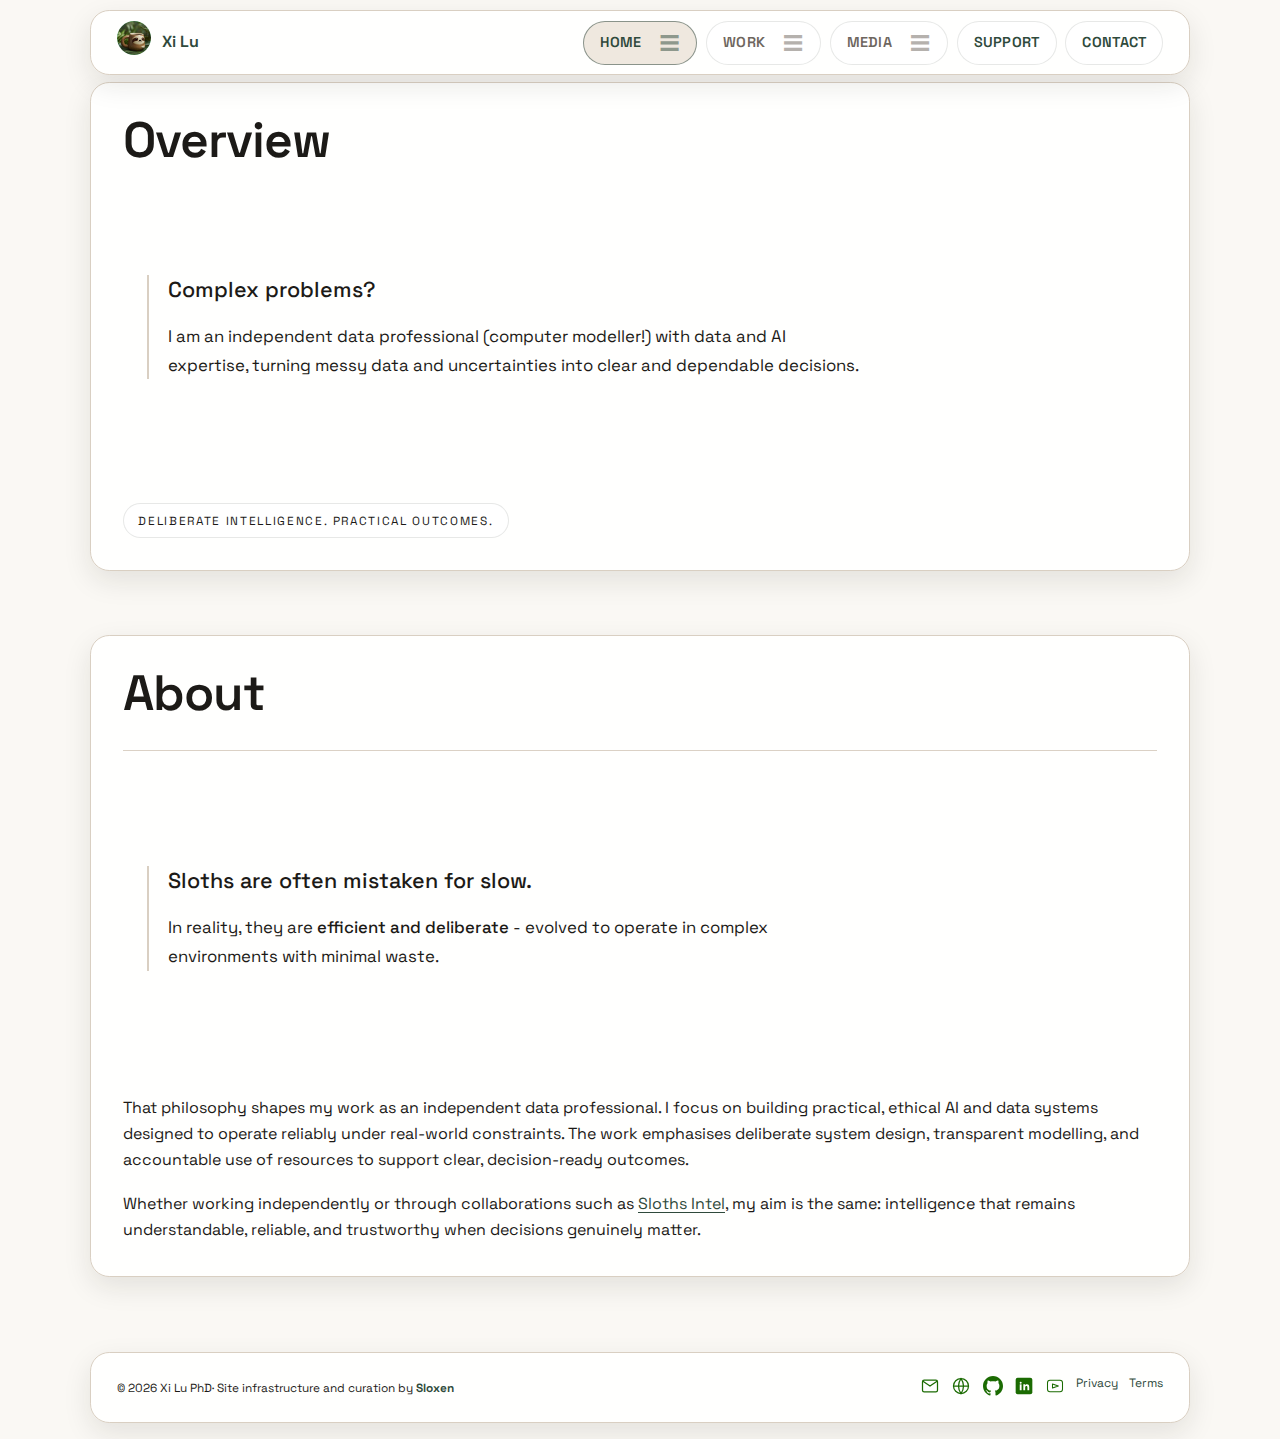
<file: index.html>
<!DOCTYPE html>
<html lang="en">
<head>
  <meta charset="UTF-8" />
  <meta name="viewport" content="width=device-width, initial-scale=1" />
  <link rel="stylesheet" href="style.css" />

  <link rel="icon" type="image/png" sizes="32x32" href="assets/favicon-32.png">
  <link rel="icon" type="image/png" sizes="16x16" href="assets/favicon-16.png">
  <link rel="icon" href="assets/favicon.ico">
  <title>Your neighourhood AI advisor</title>

  <link rel="preconnect" href="https://fonts.googleapis.com">
  <link rel="preconnect" href="https://fonts.gstatic.com" crossorigin>
  <link href="https://fonts.googleapis.com/css2?family=Space+Grotesk:wght@400;500;600;700&display=swap" rel="stylesheet">
</head>

<body class="sloths-page">
  <header class="site-header">
    <div class="container nav-container">
      <div class="logo">
        <a href="index.html"><img class="logo-img" src="assets/logo.png" alt="Sloths Intel logo" /></a>
        <span class="logo-text">Xi <span>Lu
      </div>
      <nav class="main-nav">
        <!-- HOME dropdown -->
        <details class="nav-dropdown">
          <summary class="nav-link active" href="page">home</summary>
          <div class="nav-dropdown-menu" role="menu" aria-label="Home sections">
            <a class="nav-dropdown-link" href="index.html#overview" role="menuitem">overview</a>
            <a class="nav-dropdown-link" href="index.html#about" role="menuitem">about</a>
          </div>
        </details>
        <!-- WORK dropdown -->
        <details class="nav-dropdown">
          <summary class="nav-link" href="work.html">work</summary>
          <div class="nav-dropdown-menu" role="menu" aria-label="Work sections">
            <a class="nav-dropdown-link" href="work.html#currentfocus" role="menuitem">current focus</a>
            <a class="nav-dropdown-link" href="work.html#selectedwork" role="menuitem">selected work</a>
            <a class="nav-dropdown-link" href="work.html#cv" role="menuitem">professional cv</a>
            <a class="nav-dropdown-link" href="work.html#testimonials" role="menuitem">testimonials</a>
          </div>
        </details>

        <!-- Keep the rest as top-level -->
        <details class="nav-dropdown">
          <summary class="nav-link" href="media.html">media</summary>
          <div class="nav-dropdown-menu" role="menu" aria-label="Media">
            <a class="nav-dropdown-link" href="media.html#publications" role="menuitem">publications</a>
            <a class="nav-dropdown-link" href="media.html#interviews" role="menuitem">talks & interviews</a>
          </div>
        </details>

        <a class="nav-link" href="support.html">support</a>

        <a class="nav-link" href="contact.html">contact</a>
      </nav>

      <!-- Mobile hamburger (mobile only) -->
      <button class="nav-toggle" type="button"
              aria-label="Open menu"
              aria-controls="mobile-nav"
              aria-expanded="false">
        <span></span><span></span><span></span>
      </button>

      <!-- Mobile overlay nav -->
      <div id="mobile-nav" class="mobile-nav" aria-hidden="true">
        <div class="mobile-nav__top">
          <div class="mobile-nav__brand"></div>
          <button class="mobile-nav__close" type="button" aria-label="Close menu">✕</button>
        </div>

        <nav class="mobile-nav__menu" aria-label="Mobile navigation">
 
        <div class="mobile-nav__cta">
          <a class="mobile-btn mobile-btn--primary" href="contact.html">Let’s chat</a>
        </div>         
        <!-- Home (expandable) -->
          <details class="mobile-acc">
            <summary>Home</summary>
            <a href="index.html#overview">Overview</a>
            <a href="index.html#about">About</a>
          </details>

          <!-- Work (top-level link; no submenu) -->
          <details class="mobile-acc">
            <summary>Work</summary>
            <a href="work.html#currentfocus">Current Focus</a>
            <a href="work.html#selectedwork">Selected Work</a>
            <a href="work.html#cv">Professional CV</a>
            <a href="work.html#testimonials">Testimonials</a>
          </details>

          <!-- Media (expandable) -->
          <details class="mobile-acc">
            <summary>Media</summary>
            <a href="media.html#publications">Publications</a>
            <a href="media.html#interviews">Talks & Interviews</a>
          </details>
          
          <a class="mobile-link" href="support.html">Support</a>

          <!-- Contact (top-level) -->
          <a class="mobile-link" href="contact.html">Contact</a>

          <p class="mobile-nav__privacy-note">
            I only use your information to respond to your enquiry. I respect your privacy.
          </p>
          
        </nav>

    </div>
  </header>

  <main>
    <!-- HOME -->
    <section id="overview" class="tab-section">
      <div class="container grid-1 center-horizontal center-vertical">
        <div>
          <h1>Overview</h1>
          <div class="spacer-lg"></div>
          <div class="about-quote">  
            <p class="quote-lead">Complex problems?</p>
            <p class="quote-body">
            I am an independent data professional (computer modeller!) with data and AI expertise, 
            turning messy data and uncertainties into clear and dependable decisions.
            </p>
          </div>
          <div class="spacer-xl"></div>

          <p class="pill">Deliberate intelligence. Practical outcomes.</p>
        </div>
      </div>
    </section>

    <!-- ABOUT (exactly 3 paragraphs) -->
    <section id="about" class="tab-section">
      <div class="container">
        <h1>About</h1>
        <div class="divider"></div>

        <div class="spacer-lg"></div>
        <div class="about-quote">
          <p class="quote-lead">
            Sloths are often mistaken for slow.
          </p>
          <p class="quote-body">
            In reality, they are <span class="emphasis">efficient and deliberate</span> -
            evolved to operate in complex environments with minimal waste.
          </p>
        </div>
        <div class="spacer-xl"></div>

      <p>
      That philosophy shapes my work as an independent data professional.
      I focus on building practical, ethical AI and data systems designed to operate
      reliably under real-world constraints. The work emphasises deliberate system design,
      transparent modelling, and accountable use of resources to support clear, decision-ready outcomes.
      </p>
      <p>
      Whether working independently or through collaborations such as <a href="https://slothsintel.com/">Sloths Intel</a>,
      my aim is the same: intelligence that remains understandable, reliable, and
      trustworthy when decisions genuinely matter.
      </p>

      </div>
    </section>

  </main>

  <div id="site-footer"></div>

  <script>
    fetch("footer.html")
      .then(res => res.text())
      .then(html => {
        document.getElementById("site-footer").innerHTML = html;
        document.getElementById("year").textContent = new Date().getFullYear();
      });
  </script>

  <script>
    document.getElementById("year").textContent = new Date().getFullYear();
  </script>

  <script>
    const toggle = document.querySelector(".nav-toggle");
    const mobileNav = document.getElementById("mobile-nav");
    const closeBtn = document.querySelector(".mobile-nav__close");

    function openNav(){
      mobileNav.classList.add("is-open");
      mobileNav.setAttribute("aria-hidden", "false");
      toggle?.setAttribute("aria-expanded", "true");
      document.body.classList.add("nav-open");
    }

    function closeNav(){
      mobileNav.classList.remove("is-open");
      mobileNav.setAttribute("aria-hidden", "true");
      toggle?.setAttribute("aria-expanded", "false");
      document.body.classList.remove("nav-open");
    }

    toggle?.addEventListener("click", (e) => {
      e.stopPropagation();
      openNav();
    });

    closeBtn?.addEventListener("click", closeNav);

    mobileNav?.querySelectorAll("a").forEach(a => a.addEventListener("click", closeNav));

    document.addEventListener("keydown", (e) => {
      if(e.key === "Escape") closeNav();
    });

  /* click outside closes */
  document.addEventListener("click", (e) => {
    if (!mobileNav.classList.contains("is-open")) return;

    const target = e.target;
    if (!(target instanceof Node)) return;

    const clickedInsidePanel = mobileNav.contains(target);
    const clickedToggle = toggle && toggle.contains(target);

    if (!clickedInsidePanel && !clickedToggle) closeNav();
  });
</script>


</body>
</html>
</file>
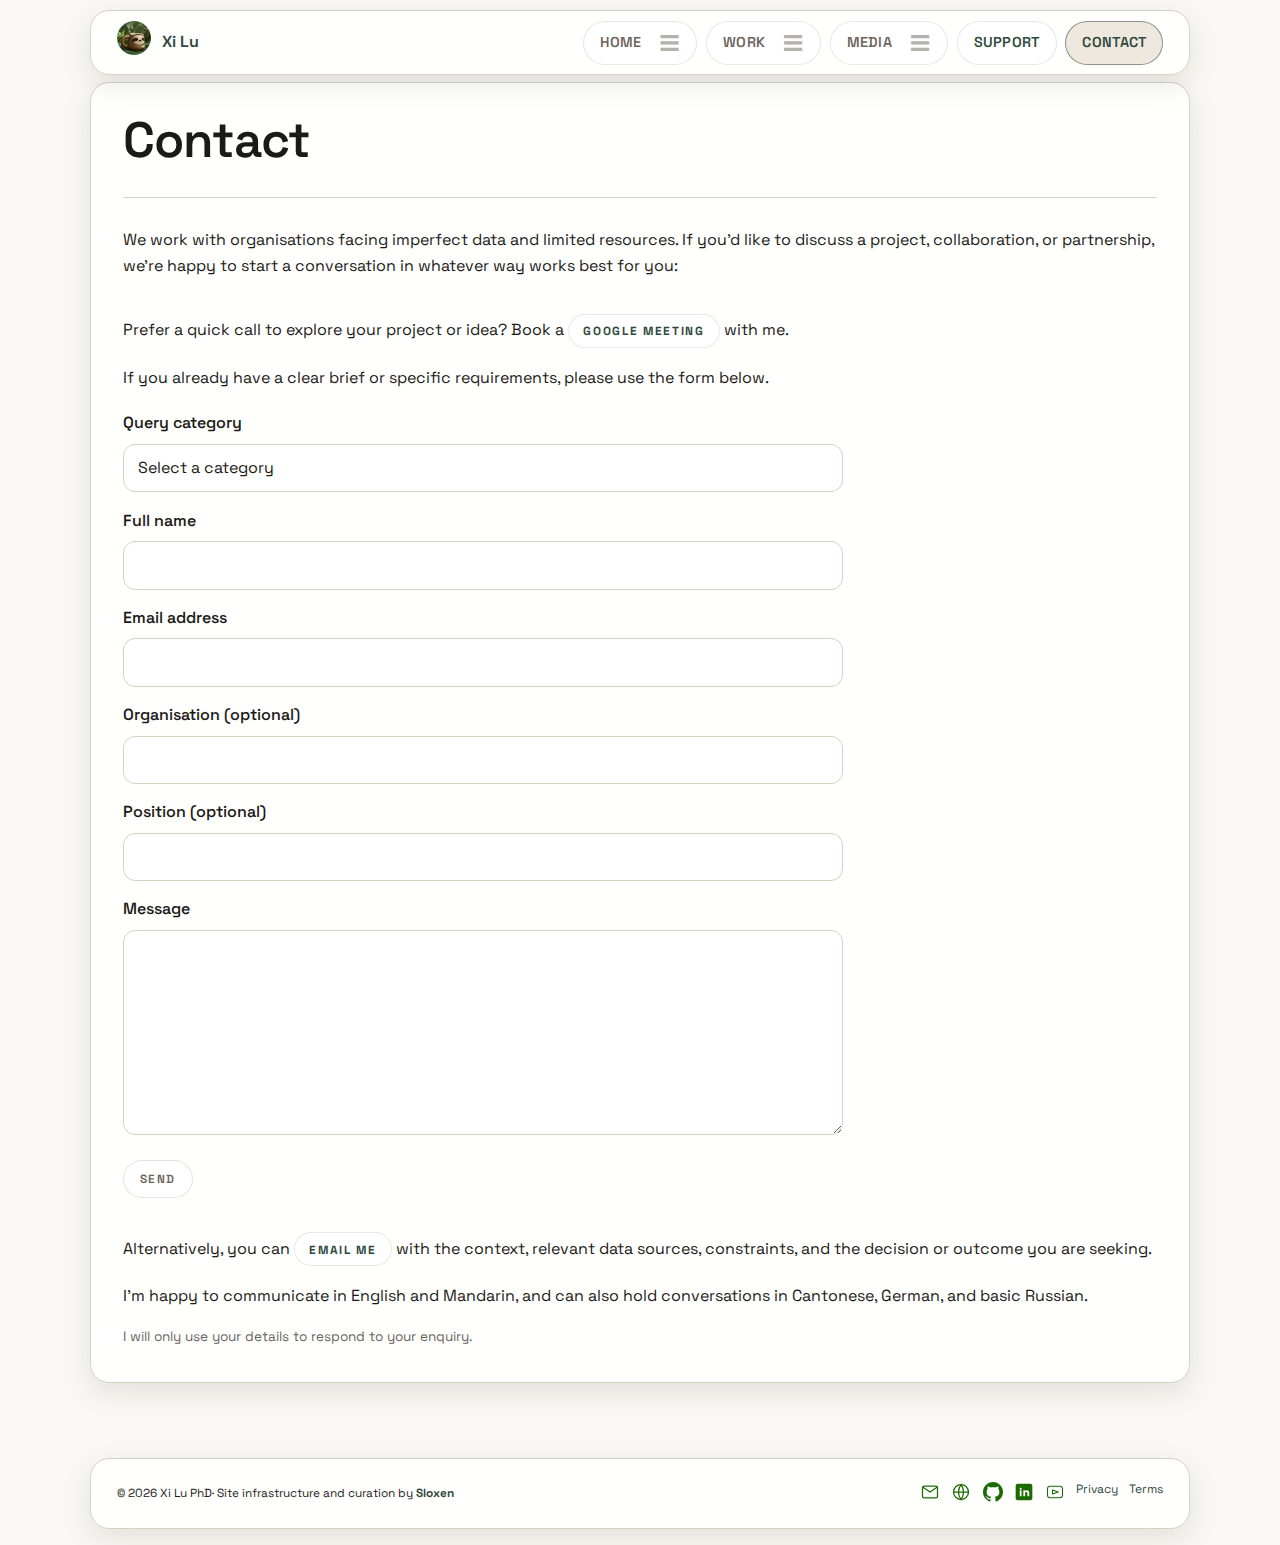
<file: contact.html>
<!DOCTYPE html>
<html lang="en">
<head>
  <meta charset="UTF-8" />
  <meta name="viewport" content="width=device-width, initial-scale=1" />
  <meta name="description" content="Messy business data? Our hybrid AI turns it into confident decisions." />
  <link rel="stylesheet" href="style.css" />

  <link rel="icon" type="image/png" sizes="32x32" href="assets/favicon-32.png">
  <link rel="icon" type="image/png" sizes="16x16" href="assets/favicon-16.png">
  <link rel="icon" href="assets/favicon.ico">
  <title>Your data and Hybrid Intelligence advisor</title>

  <link rel="preconnect" href="https://fonts.googleapis.com">
  <link rel="preconnect" href="https://fonts.gstatic.com" crossorigin>
  <link href="https://fonts.googleapis.com/css2?family=Space+Grotesk:wght@400;500;600;700&display=swap" rel="stylesheet">
</head>

<body class="sloths-page">
  <header class="site-header">
    <div class="container nav-container">
      <div class="logo">
        <a href="index.html"><img class="logo-img" src="assets/logo.png" alt="Sloxen logo" /></a>
        <span class="logo-text">Xi <span>Lu
      </div>
      <nav class="main-nav">
        <!-- HOME dropdown -->
        <details class="nav-dropdown">
          <summary class="nav-link" href="page">home</summary>
          <div class="nav-dropdown-menu" role="menu" aria-label="Home sections">
            <a class="nav-dropdown-link" href="index.html#mission" role="menuitem">mission</a>
            <a class="nav-dropdown-link" href="index.html#philosophy" role="menuitem">philosophy</a>
          </div>
        </details>
        <!-- WORK dropdown -->
        <details class="nav-dropdown">
          <summary class="nav-link" href="work.html">work</summary>
          <div class="nav-dropdown-menu" role="menu" aria-label="Work sections">
            <a class="nav-dropdown-link" href="work.html#currentfocus" role="menuitem">current focus</a>
            <a class="nav-dropdown-link" href="work.html#selectedwork" role="menuitem">selected work</a>
            <a class="nav-dropdown-link" href="work.html#cv" role="menuitem">professional cv</a>
            <a class="nav-dropdown-link" href="work.html#testimonials" role="menuitem">testimonials</a>
          </div>
        </details>

        <!-- Keep the rest as top-level -->
        <details class="nav-dropdown">
          <summary class="nav-link" href="media.html">media</summary>
          <div class="nav-dropdown-menu" role="menu" aria-label="Media sections">
            <a class="nav-dropdown-link" href="media.html#publications" role="menuitem">publications</a>
            <a class="nav-dropdown-link" href="media.html#interviews" role="menuitem">talks & interviews</a>
          </div>
        </details>

        <a class="nav-link" href="support.html">support</a>

        <a class="nav-link active" href="contact.html">contact</a>
      </nav>

      <!-- Mobile hamburger (mobile only) -->
      <button class="nav-toggle" type="button"
              aria-label="Open menu"
              aria-controls="mobile-nav"
              aria-expanded="false">
        <span></span><span></span><span></span>
      </button>

      <!-- Mobile overlay nav -->
      <div id="mobile-nav" class="mobile-nav" aria-hidden="true">
        <div class="mobile-nav__top">
          <div class="mobile-nav__brand"></div>
          <button class="mobile-nav__close" type="button" aria-label="Close menu">✕</button>
        </div>

        <nav class="mobile-nav__menu" aria-label="Mobile navigation">
 
        <div class="mobile-nav__cta">
          <a class="mobile-btn mobile-btn--primary" href="contact.html">Let’s chat</a>
        </div>         
        <!-- Home (expandable) -->
          <details class="mobile-acc">
            <summary>Home</summary>
            <a href="index.html#mission">Mission</a>
            <a href="index.html#philosophy">Philosophy</a>
          </details>

          <!-- Work (top-level link; no submenu) -->
          <details class="mobile-acc">
            <summary>Work</summary>
            <a href="work.html#currentfocus">Current Focus</a>
            <a href="work.html#selectedwork">Selected Work</a>
            <a href="work.html#cv">Professional CV</a>
            <a href="work.html#testimonials">Testimonials</a>
          </details>

          <!-- Media (expandable) -->
          <details class="mobile-acc">
            <summary>Media</summary>
            <a href="media.html#publications">Publications</a>
            <a href="media.html#interviews">Talks & Interviews</a>
          </details>
          
          <a class="mobile-link" href="support.html">Support</a>

          <!-- Contact (top-level) -->
          <a class="mobile-link" href="contact.html">Contact</a>

          <p class="mobile-nav__privacy-note">
            I only use your information to respond to your enquiry. I respect your privacy.
          </p>
          
        </nav>

    </div>
  </header>


<main>
  <section class="tab-section">
    <div class="container">
      <h1>Contact</h1>
      <div class="divider"></div>
      <p>
        We work with organisations facing imperfect data and limited resources.
        If you’d like to discuss a project, collaboration, or partnership, we’re happy to start a conversation in whatever way works best for you:
      </p>
      <!-- 1) Booking (new first method) -->
      <p>
        Prefer a quick call to explore your project or idea? Book a
        <a
          href="https://calendar.app.google/JfeV3FiX7zHBu9kp9"
          target="_blank"
          rel="noopener"
          class="pill"
          style="display:inline-block;
          text-decoration:none;
          font-weight: 800;"
        >
          Google Meeting
        </a>
      with me.
      </p>

      <p>
        If you already have a clear brief or specific requirements, please use the form below.
      </p>

      <form
        class="contact-form"
        action="https://formspree.io/f/myknrrlr"
        method="POST"
      >

        <div class="form-row">
          <label for="category">Query category</label>
          <select id="category" name="category" required>
            <option value="" selected disabled>Select a category</option>
            <option value="existing clients">existing clients</option>
            <option value ="project inquiry">project inquiry</option>
            <option value="media">media</option>
            <option value="support">support</option>
            <option value="other">other</option>
          </select>
        </div>

        <div class="form-row">
          <label for="name">Full name</label>
          <input id="name" name="name" type="text" autocomplete="name" required />
        </div>

        <div class="form-row">
          <label for="email">Email address</label>
          <input id="email" name="email" type="email" autocomplete="email" required />
        </div>

        <div class="form-row">
          <label for="organisation">Organisation (optional)</label>
          <input id="organisation" name="organisation" type="text" autocomplete="organisation" optional />
        </div>

        <div class="form-row">
          <label for="position">Position (optional)</label>
          <input id="position" name="position" type="text" autocomplete="position" optional />
        </div>

        <div class="form-row">
          <label for="message">Message</label>
          <textarea id="message" name="message" rows="8" required></textarea>
        </div>

        <button class="btn" type="submit">Send</button>
        <input type="hidden" name="_redirect" value="/thanks.html">
      </form>

      <p>
        Alternatively, you can
        <a
          href="mailto:sloths.daddy@gmail.com"
          target="_blank"
          rel="noopener"
          class="pill"
          style="display:inline-block;
          text-decoration:none;
          font-weight: 800;"
        >
          email me
        </a>
        with the context, 
        relevant data sources, constraints, and the decision or outcome you are seeking.
      </p>

      <p>
        I’m happy to communicate in English and Mandarin,
        and can also hold conversations in Cantonese, German, and basic Russian.
      </p>

      <p style="font-size: 0.85rem; color: var(--muted);">I will only use your details to respond to your enquiry.</p>

    </div>
  </section>
</main>


<div id="site-footer"></div>

<script>
  fetch("footer.html")
    .then(res => res.text())
    .then(html => {
      document.getElementById("site-footer").innerHTML = html;
      document.getElementById("year").textContent = new Date().getFullYear();
    });
</script>


<script>
  document.getElementById("year").textContent = new Date().getFullYear();
</script>

  <script>
    const toggle = document.querySelector(".nav-toggle");
    const mobileNav = document.getElementById("mobile-nav");
    const closeBtn = document.querySelector(".mobile-nav__close");

    function openNav(){
      mobileNav.classList.add("is-open");
      mobileNav.setAttribute("aria-hidden", "false");
      toggle?.setAttribute("aria-expanded", "true");
      document.body.classList.add("nav-open");
    }

    function closeNav(){
      mobileNav.classList.remove("is-open");
      mobileNav.setAttribute("aria-hidden", "true");
      toggle?.setAttribute("aria-expanded", "false");
      document.body.classList.remove("nav-open");
    }

    toggle?.addEventListener("click", (e) => {
      e.stopPropagation();
      openNav();
    });

    closeBtn?.addEventListener("click", closeNav);

    mobileNav?.querySelectorAll("a").forEach(a => a.addEventListener("click", closeNav));

    document.addEventListener("keydown", (e) => {
      if(e.key === "Escape") closeNav();
    });

      /* click outside closes */
  document.addEventListener("click", (e) => {
    if (!mobileNav.classList.contains("is-open")) return;

    const target = e.target;
    if (!(target instanceof Node)) return;

    const clickedInsidePanel = mobileNav.contains(target);
    const clickedToggle = toggle && toggle.contains(target);

    if (!clickedInsidePanel && !clickedToggle) closeNav();
  });
  
  </script>

</body>
</html>
</file>
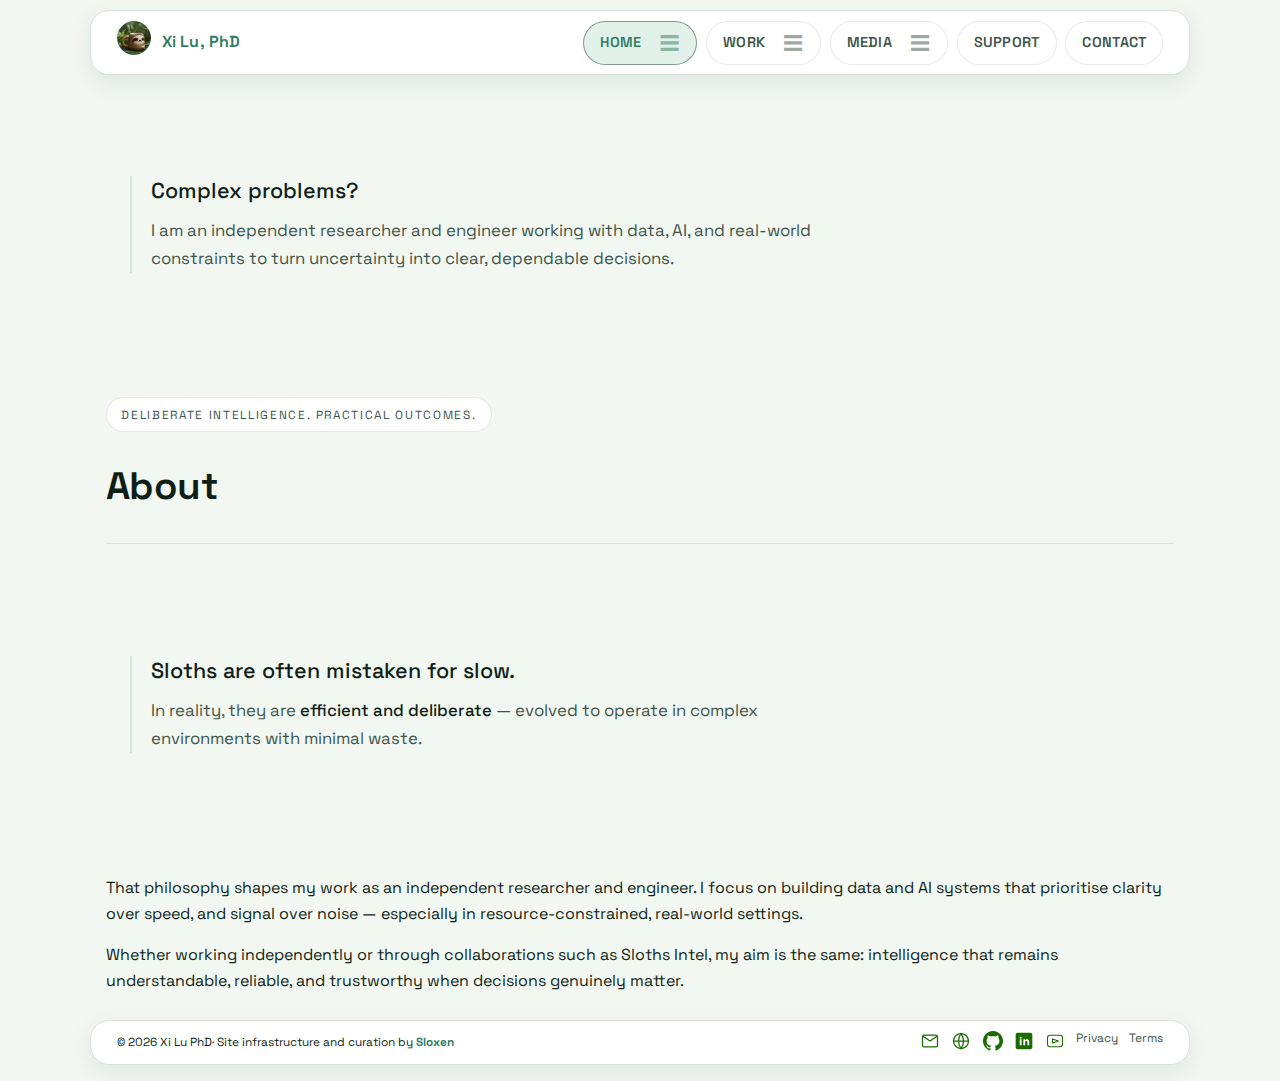
<file: home.html>
<!DOCTYPE html>
<html lang="en">
<head>
  <meta charset="UTF-8" />
  <meta name="viewport" content="width=device-width, initial-scale=1" />
  <meta name="description" content="Complex problems? I work with data, AI, and real-world constraints to turn uncertainty into
clear, dependable decisions." />
  <link rel="stylesheet" href="style.css" />

  <link rel="icon" type="image/png" sizes="32x32" href="assets/favicon-32.png">
  <link rel="icon" type="image/png" sizes="16x16" href="assets/favicon-16.png">
  <link rel="icon" href="assets/favicon.ico">

  <link rel="preconnect" href="https://fonts.googleapis.com">
  <link rel="preconnect" href="https://fonts.gstatic.com" crossorigin>
  <link href="https://fonts.googleapis.com/css2?family=Space+Grotesk:wght@400;500;600;700&display=swap" rel="stylesheet">
</head>

<body class="contact-page">
  <header class="site-header">
    <div class="container nav-container">
      <div class="logo">
        <a href="index.html"><img class="logo-img" src="assets/logo.png" alt="Sloths Intel logo" /></a>
        <span class="logo-text">Xi <span>Lu, <span>PhD</span></span></span>
      </div>
      <nav class="main-nav">
        <!-- HOME dropdown -->
        <details class="nav-dropdown">
          <summary class="nav-link active" href="page">home</summary>
          <div class="nav-dropdown-menu" role="menu" aria-label="Home sections">
            <a class="nav-dropdown-link" href="home.html#overview" role="menuitem">overview</a>
            <a class="nav-dropdown-link" href="home.html#about" role="menuitem">about</a>
          </div>
        </details>
        <!-- WORK dropdown -->
        <details class="nav-dropdown">
          <summary class="nav-link" href="work.html">work</summary>
          <div class="nav-dropdown-menu" role="menu" aria-label="Work sections">
            <a class="nav-dropdown-link" href="work.html#currentfocus" role="menuitem">current focus</a>
            <a class="nav-dropdown-link" href="work.html#selectedwork" role="menuitem">selected work</a>
            <a class="nav-dropdown-link" href="work.html#cv" role="menuitem">cv</a>
            <a class="nav-dropdown-link" href="work.html#testimonials" role="menuitem">testimonials</a>
          </div>
        </details>

        <!-- Keep the rest as top-level -->
        <details class="nav-dropdown">
          <summary class="nav-link" href="media.html">media</summary>
          <div class="nav-dropdown-menu" role="menu" aria-label="Media">
            <a class="nav-dropdown-link" href="media.html#talks" role="menuitem">talks</a>
            <a class="nav-dropdown-link" href="media.html#interviews" role="menuitem">interviews</a>
            <a class="nav-dropdown-link" href="media.html#publications" role="menuitem">publications</a>
          </div>
        </details>

        <a class="nav-link" href="support.html">support</a>

        <a class="nav-link" href="contact.html">contact</a>
      </nav>

    </div>
  </header>

  <main>
    <!-- HOME -->
    <section id="overview" class="tab-section">
      <div class="container grid-1 center-horizontal center-vertical">
        <div>
          <h1>Overview</h1>
          <div class="spacer-lg"></div>
          <div class="about-quote">  
            <p class="quote-lead">Complex problems?</p>
            <p class="quote-body">
            I am an independent researcher and engineer working with data, AI, and
            real-world constraints to turn uncertainty into clear, dependable decisions.
            </p>
          </div>
          <div class="spacer-xl"></div>

          <p class="pill">Deliberate intelligence. Practical outcomes.</p>
        </div>
      </div>
    </section>

    <!-- ABOUT (exactly 3 paragraphs) -->
    <section id="about" class="tab-section">
      <div class="container">
        <h1>About</h1>
        <div class="divider"></div>

        <div class="spacer-lg"></div>
        <div class="about-quote">
          <p class="quote-lead">
            Sloths are often mistaken for slow.
          </p>
          <p class="quote-body">
            In reality, they are <span class="emphasis">efficient and deliberate</span> —
            evolved to operate in complex environments with minimal waste.
          </p>
        </div>
        <div class="spacer-xl"></div>

      <p>
      That philosophy shapes my work as an independent researcher and engineer.
      I focus on building data and AI systems that prioritise clarity over speed,
      and signal over noise — especially in resource-constrained, real-world settings.
      </p>
      <p>
      Whether working independently or through collaborations such as Sloths Intel,
      my aim is the same: intelligence that remains understandable, reliable, and
      trustworthy when decisions genuinely matter.
      </p>

      </div>
    </section>

  </main>

  <div id="site-footer"></div>

  <script>
    fetch("footer.html")
      .then(res => res.text())
      .then(html => {
        document.getElementById("site-footer").innerHTML = html;
        document.getElementById("year").textContent = new Date().getFullYear();
      });
  </script>

  <script>
    document.getElementById("year").textContent = new Date().getFullYear();
  </script>

  <script>
    // Close dropdown after selecting a menu item
    document.querySelectorAll(".nav-dropdown-link").forEach(a => {
      a.addEventListener("click", () => {
        const dd = a.closest("details");
        if (dd) dd.removeAttribute("open");
      });
    });

    // Close dropdown when clicking outside
    document.addEventListener("click", (e) => {
      document.querySelectorAll(".nav-dropdown[open]").forEach(dd => {
        if (!dd.contains(e.target)) dd.removeAttribute("open");
      });
    });
  </script>

</body>
</html>
</file>
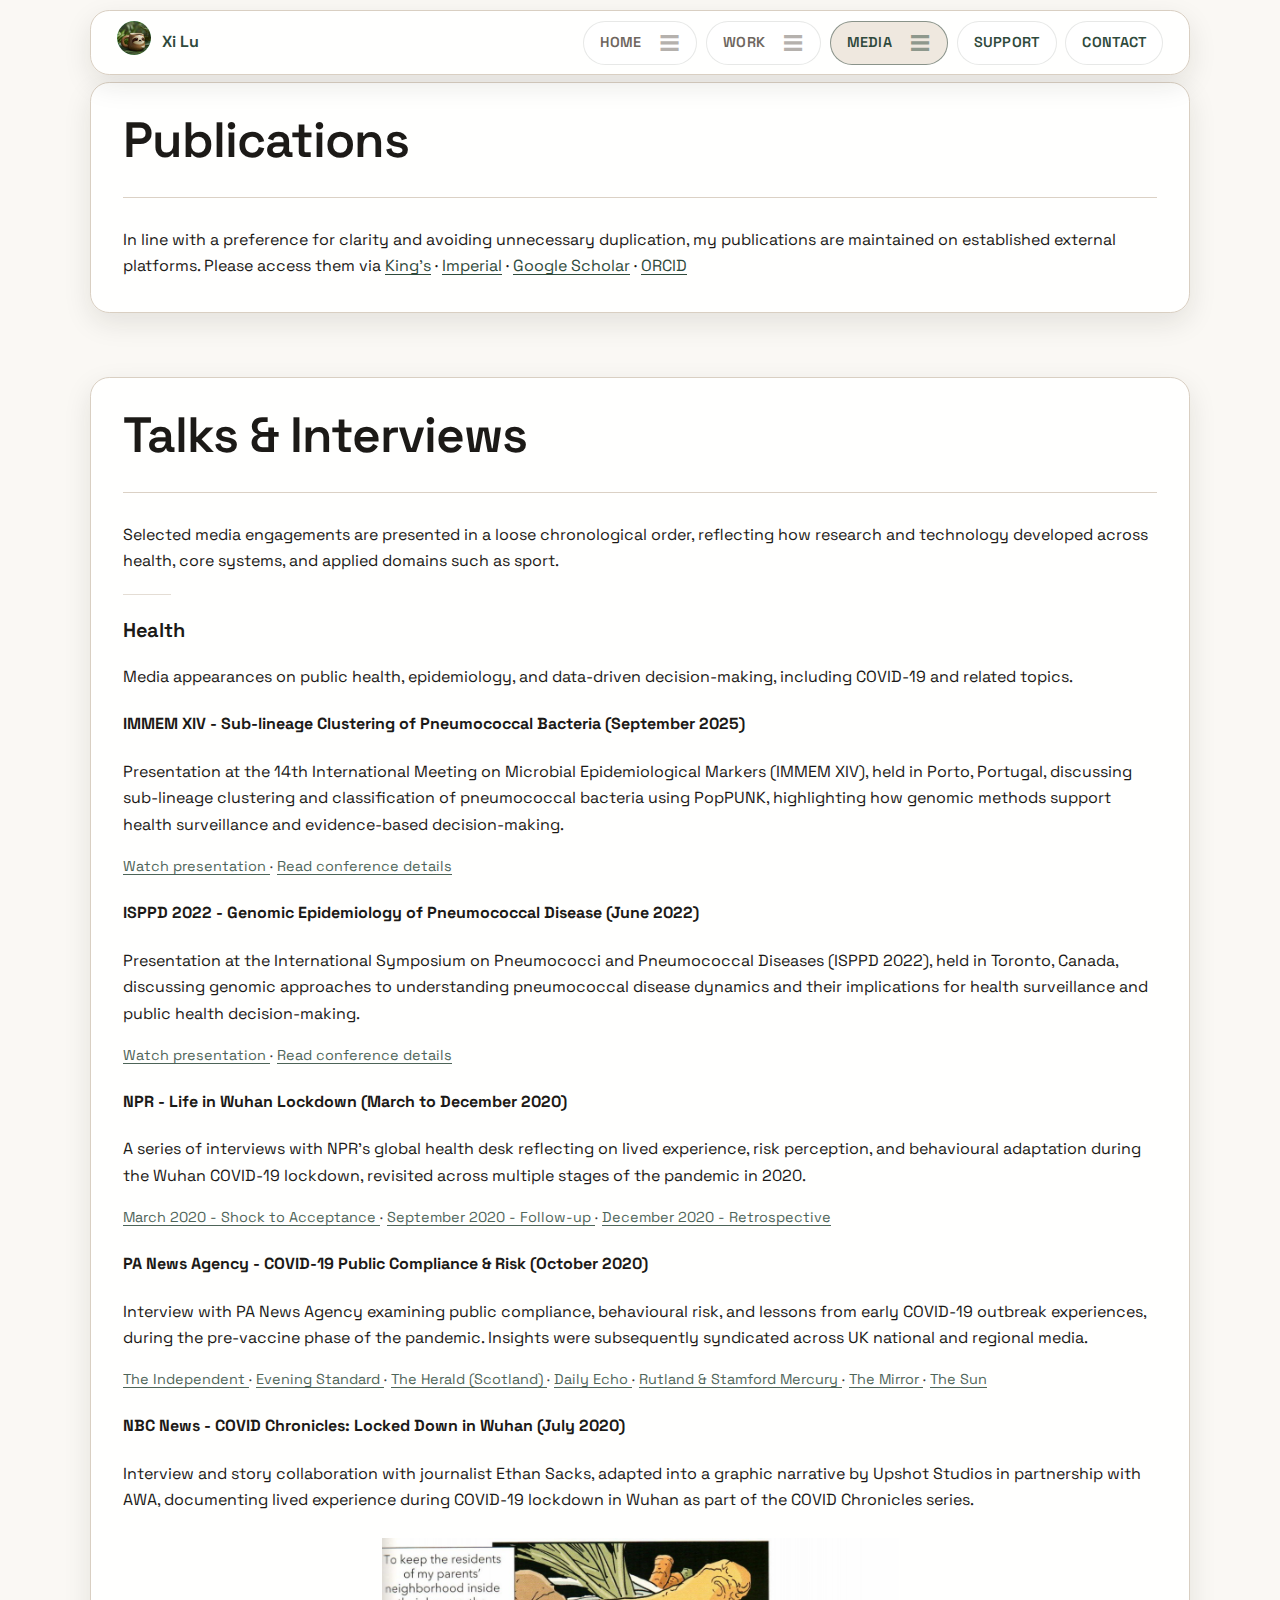
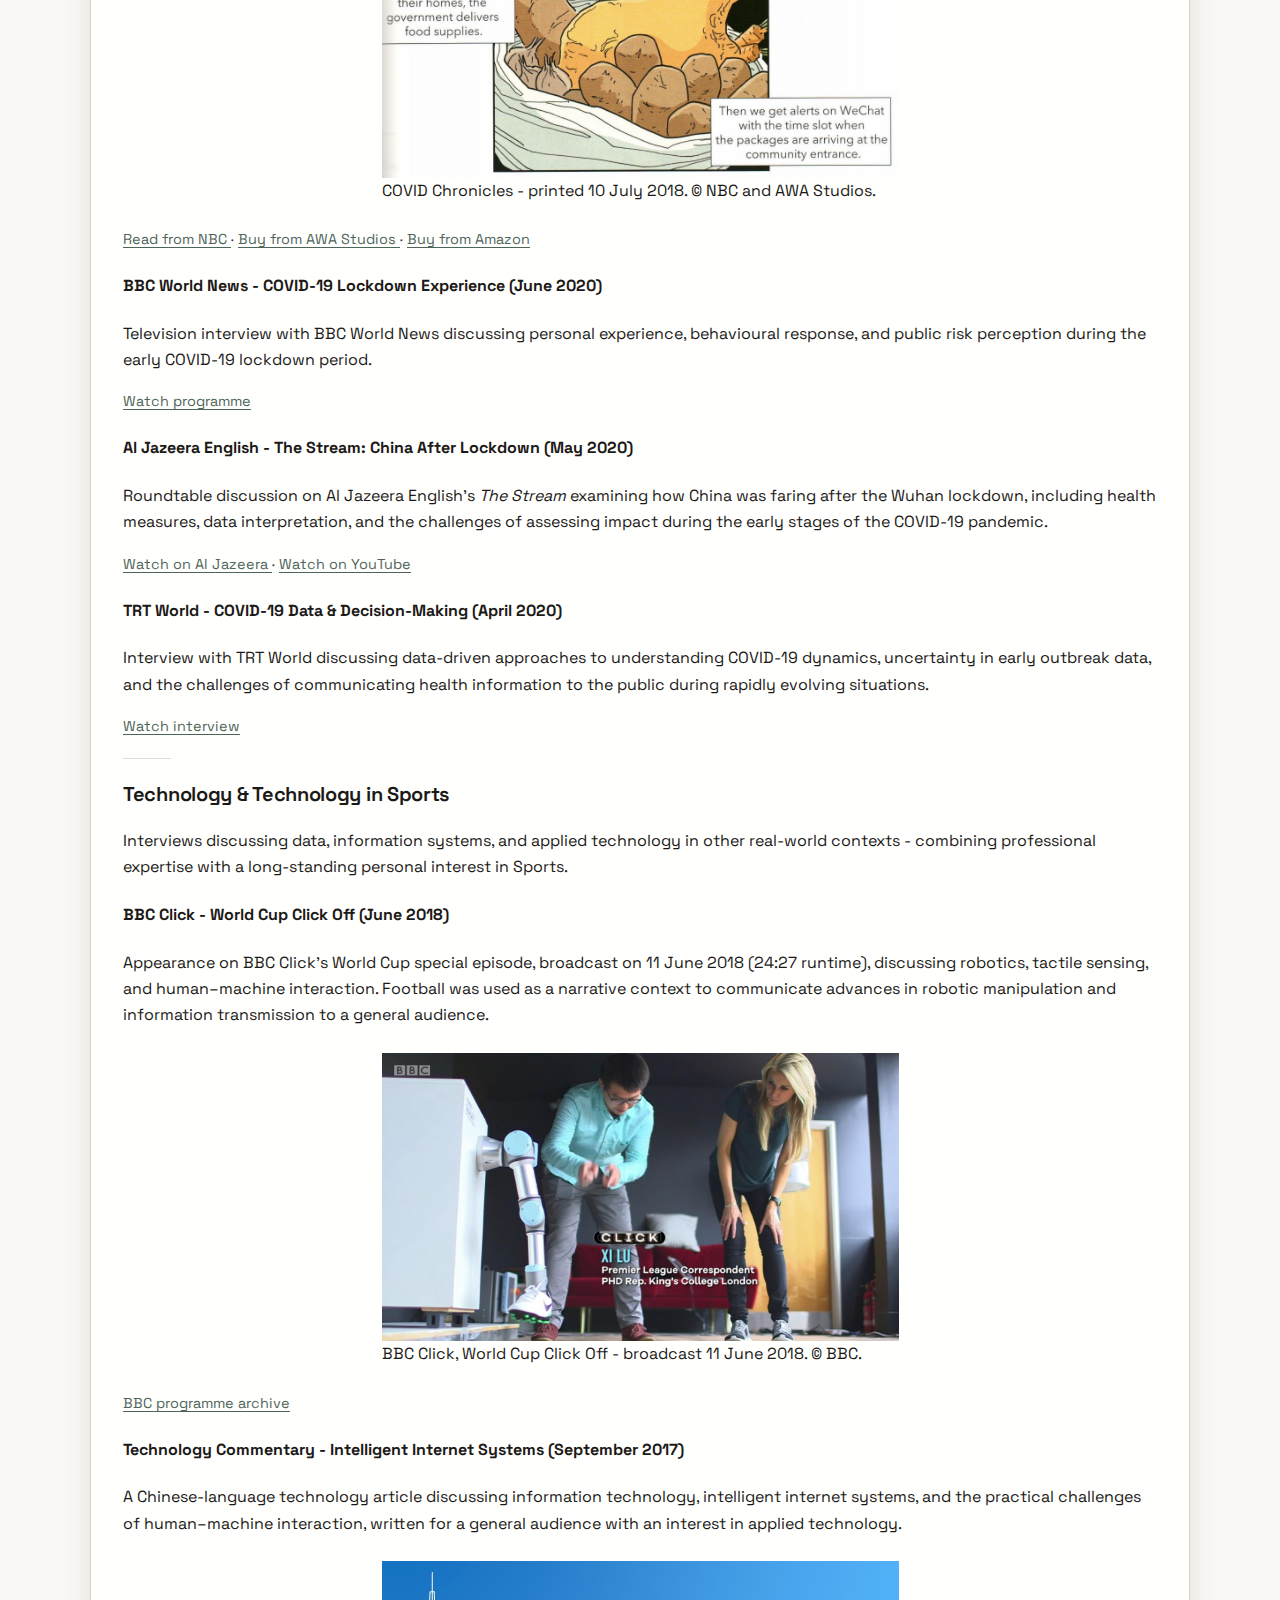
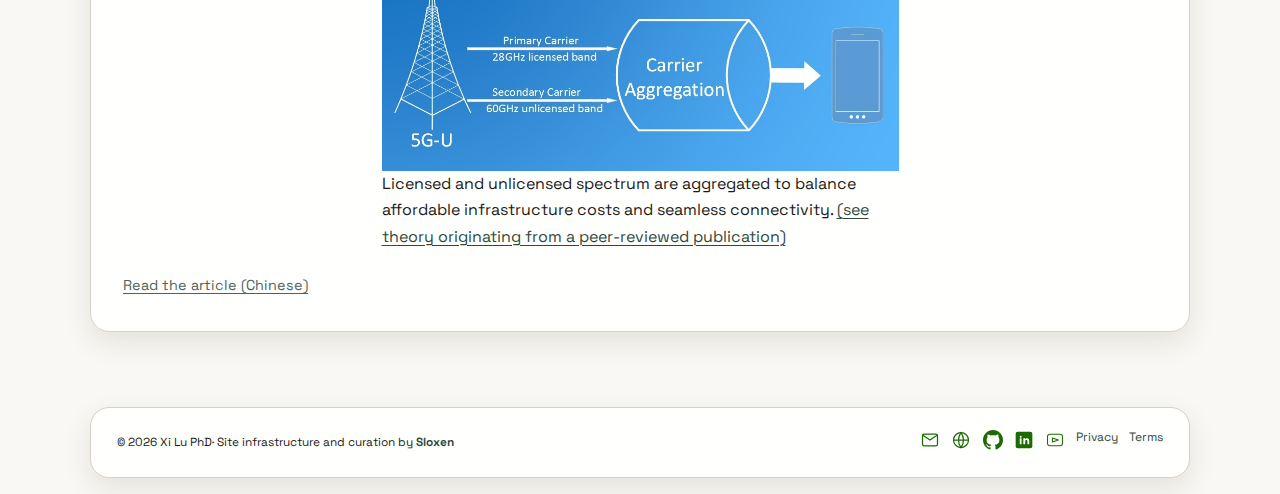
<file: media.html>
<!DOCTYPE html>
<html lang="en">
<head>
  <meta charset="UTF-8" />
  <meta name="viewport" content="width=device-width, initial-scale=1" />
  <meta name="description" content="Messy business data? Our hybrid AI turns it into confident decisions." />
  <link rel="stylesheet" href="style.css" />

  <link rel="icon" type="image/png" sizes="32x32" href="assets/favicon-32.png">
  <link rel="icon" type="image/png" sizes="16x16" href="assets/favicon-16.png">
  <link rel="icon" href="assets/favicon.ico">
  <title>Your neighourhood AI advisor</title>

  <link rel="preconnect" href="https://fonts.googleapis.com">
  <link rel="preconnect" href="https://fonts.gstatic.com" crossorigin>
  <link href="https://fonts.googleapis.com/css2?family=Space+Grotesk:wght@400;500;600;700&display=swap" rel="stylesheet">
</head>

<body class="sloths-page">
  <header class="site-header">
    <div class="container nav-container">
      <div class="logo">
        <a href="index.html"><img class="logo-img" src="assets/logo.png" alt="Sloths Intel logo" /></a>
        <span class="logo-text">Xi <span>Lu
      </div>
      <nav class="main-nav">
        <!-- HOME dropdown -->
        <details class="nav-dropdown">
          <summary class="nav-link" href="page">home</summary>
          <div class="nav-dropdown-menu" role="menu" aria-label="Home sections">
            <a class="nav-dropdown-link" href="index.html#overview" role="menuitem">overview</a>
            <a class="nav-dropdown-link" href="index.html#about" role="menuitem">about</a>
          </div>
        </details>
        <!-- WORK dropdown -->
        <details class="nav-dropdown">
          <summary class="nav-link" href="work.html">work</summary>
          <div class="nav-dropdown-menu" role="menu" aria-label="Work sections">
            <a class="nav-dropdown-link" href="work.html#currentfocus" role="menuitem">current focus</a>
            <a class="nav-dropdown-link" href="work.html#selectedwork" role="menuitem">selected work</a>
            <a class="nav-dropdown-link" href="work.html#cv" role="menuitem">professional cv</a>
            <a class="nav-dropdown-link" href="work.html#testimonials" role="menuitem">testimonials</a>
          </div>
        </details>

        <!-- Keep the rest as top-level -->
        <details class="nav-dropdown">
          <summary class="nav-link active" href="media.html">media</summary>
          <div class="nav-dropdown-menu" role="menu" aria-label="Media sections">
            <a class="nav-dropdown-link" href="media.html#publications" role="menuitem">publications</a>
            <a class="nav-dropdown-link" href="media.html#interviews" role="menuitem">talks & interviews</a>
          </div>
        </details>

        <a class="nav-link" href="support.html">support</a>

        <a class="nav-link" href="contact.html">contact</a>
      </nav>

            <!-- Mobile hamburger (mobile only) -->
      <button class="nav-toggle" type="button"
              aria-label="Open menu"
              aria-controls="mobile-nav"
              aria-expanded="false">
        <span></span><span></span><span></span>
      </button>

      <!-- Mobile overlay nav -->
      <div id="mobile-nav" class="mobile-nav" aria-hidden="true">
        <div class="mobile-nav__top">
          <div class="mobile-nav__brand"></div>
          <button class="mobile-nav__close" type="button" aria-label="Close menu">✕</button>
        </div>

        <nav class="mobile-nav__menu" aria-label="Mobile navigation">
 
        <div class="mobile-nav__cta">
          <a class="mobile-btn mobile-btn--primary" href="contact.html">Let’s chat</a>
        </div>         
        <!-- Home (expandable) -->
          <details class="mobile-acc">
            <summary>Home</summary>
            <a href="index.html#overview">Overview</a>
            <a href="index.html#about">About</a>
          </details>

          <!-- Work (top-level link; no submenu) -->
          <details class="mobile-acc">
            <summary>Work</summary>
            <a href="work.html#currentfocus">Current Focus</a>
            <a href="work.html#selectedwork">Selected Work</a>
            <a href="work.html#cv">Professional CV</a>
            <a href="work.html#testimonials">Testimonials</a>
          </details>

          <!-- Media (expandable) -->
          <details class="mobile-acc">
            <summary>Media</summary>
            <a href="media.html#publications">Publications</a>
            <a href="media.html#interviews">Talks & Interviews</a>
          </details>
          
          <a class="mobile-link" href="support.html">Support</a>

          <!-- Contact (top-level) -->
          <a class="mobile-link" href="contact.html">Contact</a>

          <p class="mobile-nav__privacy-note">
            I only use your information to respond to your enquiry. I respect your privacy.
          </p>
          
        </nav>

    </div>
  </header>

<main>
  <section id="publications" class="tab-section">
    <div class="container">
      <h1>Publications</h1>
      <div class="divider"></div>

      <p>
        In line with a preference for clarity and avoiding unnecessary duplication, my publications
        are maintained on established external platforms. Please access them via
        <a href="https://kclpure.kcl.ac.uk/portal/en/persons/xi-lu/publications/" target="_blank" rel="noopener">King’s</a>
        <span> · </span>
        <a href="https://profiles.imperial.ac.uk/xi.lu/publications" target="_blank" rel="noopener">Imperial</a>
        <span> · </span>
        <a href="https://scholar.google.com/citations?user=Af780g4AAAAJ&hl=en&authuser=1" target="_blank" rel="noopener">Google Scholar</a>
        <span> · </span>
        <a href="https://orcid.org/0000-0001-7153-6193" target="_blank" rel="noopener">ORCID</a>
      </p>

    </div>
  </section>

<section id="interviews" class="tab-section">
  <div class="container">
    <h1>Talks & Interviews</h1>
    <div class="divider"></div>

    <p>
      Selected media engagements are presented in a loose chronological order, reflecting
      how research and technology developed across health, core systems, and
      applied domains such as sport.
    </p>


    <div class="sub-divider"></div>

      <!-- Domain 1: Public Health -->
      <h2>Health</h2>
      <p>
        Media appearances on public health, epidemiology, and data-driven decision-making, including COVID-19 and related topics.
      </p>

      <h4>IMMEM XIV - Sub-lineage Clustering of Pneumococcal Bacteria (September 2025)</h4>
      <p>
        Presentation at the 14th International Meeting on Microbial Epidemiological
        Markers (IMMEM XIV), held in Porto, Portugal, discussing sub-lineage clustering and classification of pneumococcal
        bacteria using PopPUNK, highlighting how genomic methods support health
        surveillance and evidence-based decision-making.
      </p>

      <p class="work-links">
        <a href="https://www.youtube.com/watch?v=fwQ0vI1MRrw&list=PL8JY8aybPkcelaRhryJogQ1VBY0SspERV"
          target="_blank"
          rel="noopener">
          Watch presentation
        </a>
        <span> · </span>
        <a href="https://www.escmid.org/event-detail/14th-edition-of-the-international-meeting-on-microbial-epidemiological-markers-immem-xiv/"
          target="_blank"
          rel="noopener">
          Read conference details
        </a>
      </p>

      <h4>ISPPD 2022 - Genomic Epidemiology of Pneumococcal Disease (June 2022)</h4>
      <p>
        Presentation at the International Symposium on Pneumococci and Pneumococcal
        Diseases (ISPPD 2022), held in Toronto, Canada, discussing genomic approaches
        to understanding pneumococcal disease dynamics and their implications for
        health surveillance and public health decision-making.
      </p>

      <p class="work-links">
        <a href="https://www.youtube.com/watch?v=gK57ByloYI0"
          target="_blank"
          rel="noopener">
          Watch presentation
        </a>
          <span> · </span>
        <a href="https://www.isppd2022.org"
          target="_blank"
          rel="noopener">
          Read conference details
        </a>
      </p>

      <h4>NPR - Life in Wuhan Lockdown (March to December 2020)</h4>
      <p>
        A series of interviews with NPR’s global health desk reflecting on lived
        experience, risk perception, and behavioural adaptation during the Wuhan
        COVID-19 lockdown, revisited across multiple stages of the pandemic in 2020.
      </p>

      <p class="work-links">
        <a href="https://www.npr.org/sections/goatsandsoda/2020/03/18/815585991/life-in-lockdown-from-shock-to-panic-to-acceptance"
          target="_blank"
          rel="noopener">
          March 2020 - Shock to Acceptance
        </a>
        ·
        <a href="https://www.npr.org/sections/goatsandsoda/2020/09/04/909156807/whatever-happened-to-2-of-the-visitors-who-got-stuck-in-wuhan-during-the-pandemi"
          target="_blank"
          rel="noopener">
          September 2020 - Follow-up
        </a>
        ·
        <a href="https://www.npr.org/2020/12/19/948403415/revisiting-with-people-who-got-stuck-in-months-long-wuhan-lockdown"
          target="_blank"
          rel="noopener">
          December 2020 - Retrospective
        </a>
      </p>

      <h4>PA News Agency - COVID-19 Public Compliance & Risk (October 2020)</h4>
      <p>
        Interview with PA News Agency examining public compliance, behavioural risk,
        and lessons from early COVID-19 outbreak experiences, during the pre-vaccine
        phase of the pandemic. Insights were subsequently syndicated across UK
        national and regional media.
      </p>

      <p class="work-links">
        <a href="https://www.independent.co.uk/news/uk/home-news/coronavirus-uk-rules-restrictions-wuhan-china-b1129839.html"
          target="_blank"
          rel="noopener">
          The Independent
        </a>
        ·        
        <a href="https://www.standard.co.uk/news/uk/wuhan-man-london-coronavirus-rule-breakers-worse-a4572038.html"
          target="_blank"
          rel="noopener">
          Evening Standard
        </a>
        ·
        <a href="https://www.heraldscotland.com/news/national-news/18803100.lack-compliance-worsening-uks-covid-19-outbreak-says-ex-wuhan-resident/"
          target="_blank"
          rel="noopener">
          The Herald (Scotland)
        </a>        

        ·
        <a href="https://www.dailyecho.co.uk/news/national/18803100.lack-compliance-worsening-uks-covid-19-outbreak-says-ex-wuhan-resident/"
          target="_blank"
          rel="noopener">
          Daily Echo
        </a>
        ·
        <a href="https://www.rutland-times.co.uk/national/lack-of-compliance-worsening-uk-s-covid-19-outbreak-says-ex-wuhan-resident-14586/"
          target="_blank"
          rel="noopener">
          Rutland &amp; Stamford Mercury
        </a>
        ·
        <a href="https://www.mirror.co.uk/news/uk-news/londoner-stuck-wuhan-lockdown-says-22867495"
          target="_blank"
          rel="noopener">
          The Mirror
        </a>
        ·
        <a href="https://www.the-sun.com/news/1650674/china-london-wuhan-coronavirus-obey-rules/"
          target="_blank"
          rel="noopener">
          The Sun
        </a>
      </p>

      <h4>NBC News - COVID Chronicles: Locked Down in Wuhan (July 2020)</h4>
      <p>
        Interview and story collaboration with journalist Ethan Sacks, adapted into
        a graphic narrative by Upshot Studios in partnership with AWA, documenting
        lived experience during COVID-19 lockdown in Wuhan as part of the COVID
        Chronicles series.
      </p>

      <figure class="figure-half zoomable">
        <img src="assets/media/covid_chronicles_small.jpg"
            alt="Xi Lu on BBC Click discussing robotics and World Cup technology"
            loading="lazy">
        <figcaption>
          COVID Chronicles - printed 10 July 2018. © NBC and AWA Studios.
        </figcaption>
      </figure>

      <p class="work-links">
        <a href="https://www.nbcnews.com/specials/-covid-chronicles-vol-5-locked-down-in-wuhan/index.html"
          target="_blank"
          rel="noopener">
          Read from NBC
        </a>
        ·
        <a href="https://awastudios.com/series/covid-chronicles/"
          target="_blank"
          rel="noopener">
          Buy from AWA Studios
        </a>
        ·
        <a href="https://www.amazon.co.uk/COVID-Chronicles-Ethan-Sacks-ebook/dp/B08MVFJZFF"
          target="_blank"
          rel="noopener">
          Buy from Amazon
        </a>
      </p>

      <h4>BBC World News - COVID-19 Lockdown Experience (June 2020)</h4>
      <p>
        Television interview with BBC World News discussing personal experience,
        behavioural response, and public risk perception during the early COVID-19
        lockdown period.
      </p>

      <p class="work-links">
        <a href="https://www.bbc.co.uk/programmes/m000k5q0"
          target="_blank"
          rel="noopener">
          Watch programme
        </a>
      </p>

      <h4>Al Jazeera English - The Stream: China After Lockdown (May 2020)</h4>
      <p>
        Roundtable discussion on Al Jazeera English’s <em>The Stream</em> examining how
        China was faring after the Wuhan lockdown, including health measures, data
        interpretation, and the challenges of assessing impact during the early
        stages of the COVID-19 pandemic.
      </p>

      <p class="work-links">
        <a href="https://www.aljazeera.com/video/the-stream/2020/5/12/coronavirus-how-is-china-faring-post-lockdown"
          target="_blank"
          rel="noopener">
          Watch on Al Jazeera
        </a>
        <span> · </span>
        <a href="https://www.youtube.com/watch?v=4SGvEe-ulUw"
          target="_blank"
          rel="noopener">
          Watch on YouTube
        </a>
      </p>

      <h4>TRT World - COVID-19 Data & Decision-Making (April 2020)</h4>
      <p>
        Interview with TRT World discussing data-driven approaches to understanding
        COVID-19 dynamics, uncertainty in early outbreak data, and the challenges of
        communicating health information to the public during rapidly evolving situations.
      </p>

      <p class="work-links">
        <a href="https://www.youtube.com/watch?v=pUqIaQ4-9oM&list=PL5oy4HuZIUkLc7GPVm86ZXn1dbk3oZu1G&index=2"
          target="_blank"
          rel="noopener">
          Watch interview
        </a>
      </p>
      <div class="sub-divider"></div>

    <!-- Domain 2: Technology -->
    <h2>Technology & Technology in Sports</h2>
      <p>
        Interviews discussing data, information systems, and applied technology in other real-world contexts - combining professional
        expertise with a long-standing personal interest in Sports.
      </p>

      <h4>BBC Click - World Cup Click Off (June 2018)</h4>
      <p>
        Appearance on BBC Click’s World Cup special episode, broadcast on 11 June 2018
        (24:27 runtime), discussing robotics, tactile sensing, and human–machine interaction.
        Football was used as a narrative context to communicate advances in robotic
        manipulation and information transmission to a general audience.
      </p>

      <figure class="figure-half zoomable">
        <img src="assets/media/bbc_click_world_cup.JPG"
            alt="Xi Lu on BBC Click discussing robotics and World Cup technology"
            loading="lazy">
        <figcaption>
          BBC Click, World Cup Click Off - broadcast 11 June 2018. © BBC.
        </figcaption>
      </figure>

      <p class="work-links">
        <a href="https://www.bbc.co.uk/programmes" target="_blank" rel="noopener">
          BBC programme archive
        </a>
      </p>

      <h4>Technology Commentary - Intelligent Internet Systems (September 2017)</h4>
      <p>
        A Chinese-language technology article discussing information technology, intelligent internet systems,
        and the practical challenges of human–machine interaction, written for a
        general audience with an interest in applied technology.
      </p>

      <figure class="figure-half zoomable">
        <img src="assets/media/5G-U.jpg" loading="lazy" />
        <figcaption>
          Licensed and unlicensed spectrum are aggregated to balance affordable infrastructure costs and seamless connectivity. 
          <a href="https://kclpure.kcl.ac.uk/portal/en/publications/downlink-data-rate-analysis-of-5g-u-5g-on-unlicensed-band-coexist/" target="_blank" rel="noopener">
            (see theory originating from a peer-reviewed publication)</a>
        </figcaption>
      </figure>

      <p class="work-links">
        <a href="https://mp.weixin.qq.com/s/fzFoD2h-_RHCU4tgrtGJdQ"
          target="_blank"
          rel="noopener">
          Read the article (Chinese)
        </a>
      </p>

    <!-- Domain 3: Football & Sports Technology -->
    
  </section>

</main>

<div id="site-footer"></div>

<script>
  fetch("footer.html")
    .then(res => res.text())
    .then(html => {
      document.getElementById("site-footer").innerHTML = html;
      document.getElementById("year").textContent = new Date().getFullYear();
    });
</script>


<script>
  document.getElementById("year").textContent = new Date().getFullYear();
</script>

  <script>
    const toggle = document.querySelector(".nav-toggle");
    const mobileNav = document.getElementById("mobile-nav");
    const closeBtn = document.querySelector(".mobile-nav__close");

    function openNav(){
      mobileNav.classList.add("is-open");
      mobileNav.setAttribute("aria-hidden", "false");
      toggle?.setAttribute("aria-expanded", "true");
      document.body.classList.add("nav-open");
    }

    function closeNav(){
      mobileNav.classList.remove("is-open");
      mobileNav.setAttribute("aria-hidden", "true");
      toggle?.setAttribute("aria-expanded", "false");
      document.body.classList.remove("nav-open");
    }

    toggle?.addEventListener("click", (e) => {
      e.stopPropagation();
      openNav();
    });

    closeBtn?.addEventListener("click", closeNav);

    mobileNav?.querySelectorAll("a").forEach(a => a.addEventListener("click", closeNav));

    document.addEventListener("keydown", (e) => {
      if(e.key === "Escape") closeNav();
    });

      /* click outside closes */
  document.addEventListener("click", (e) => {
    if (!mobileNav.classList.contains("is-open")) return;

    const target = e.target;
    if (!(target instanceof Node)) return;

    const clickedInsidePanel = mobileNav.contains(target);
    const clickedToggle = toggle && toggle.contains(target);

    if (!clickedInsidePanel && !clickedToggle) closeNav();
  });
  
  </script>
</body>
</html>
</file>
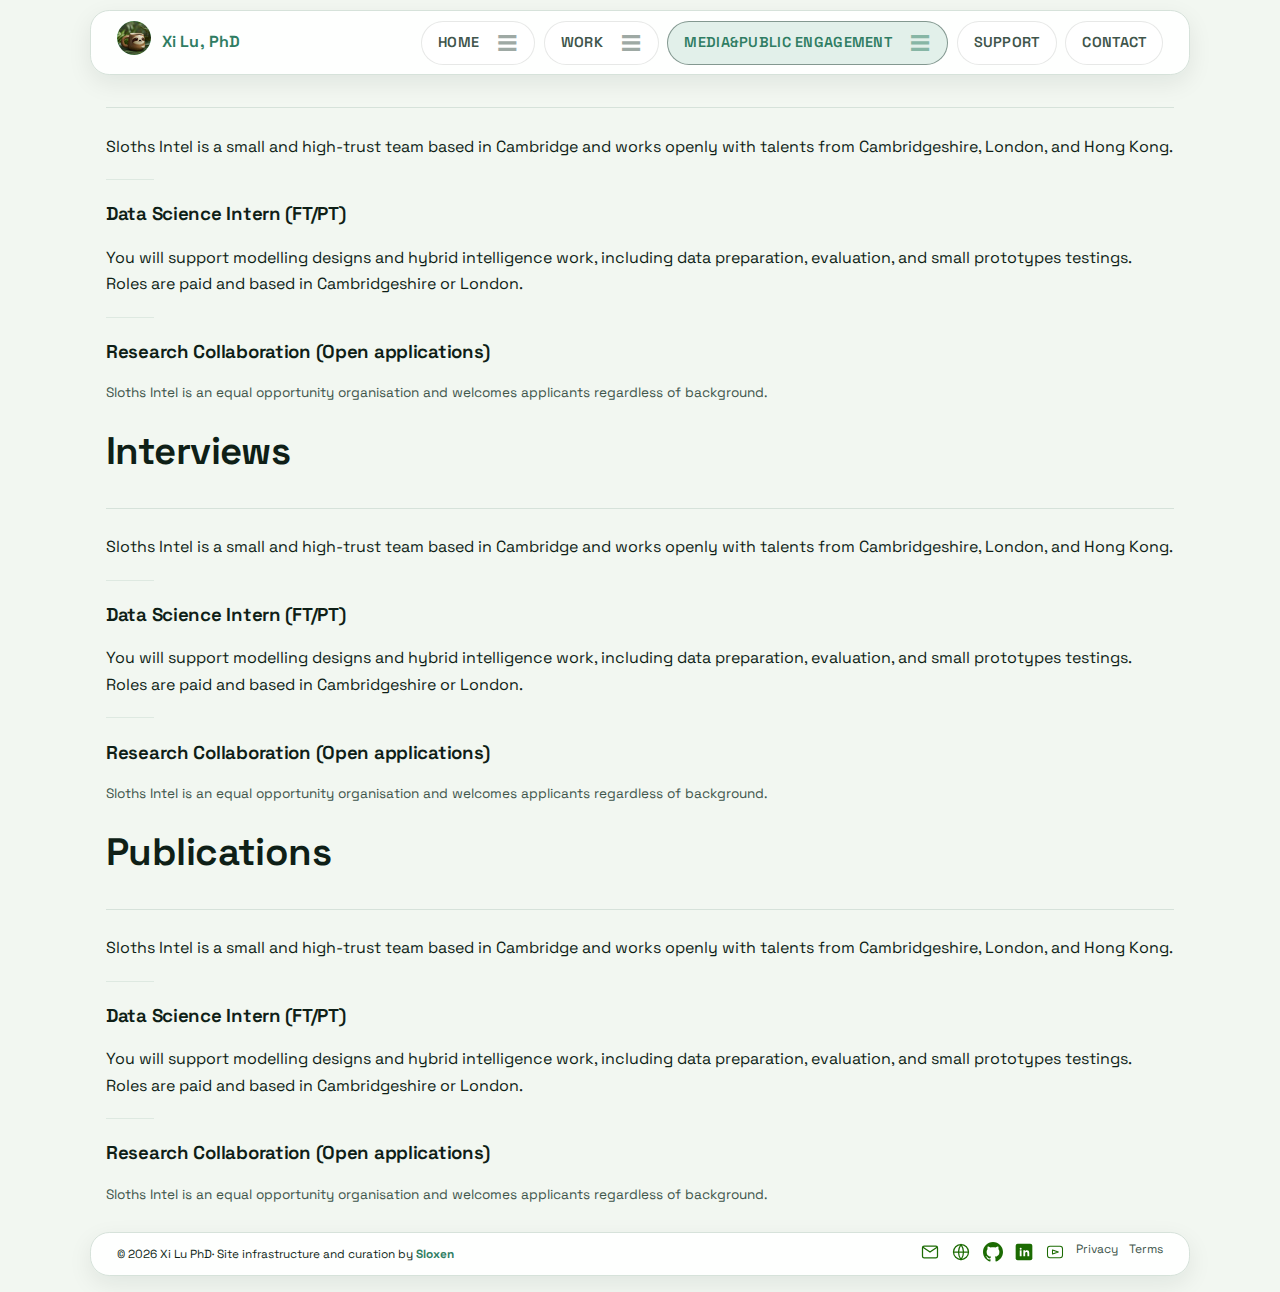
<file: public.html>
<!DOCTYPE html>
<html lang="en">
<head>
  <meta charset="UTF-8" />
  <meta name="viewport" content="width=device-width, initial-scale=1" />
  <meta name="description" content="Messy business data? Our hybrid AI turns it into confident decisions." />
  <link rel="stylesheet" href="style.css" />

  <link rel="icon" type="image/png" sizes="32x32" href="assets/favicon-32.png">
  <link rel="icon" type="image/png" sizes="16x16" href="assets/favicon-16.png">
  <link rel="icon" href="assets/favicon.ico">

  <link rel="preconnect" href="https://fonts.googleapis.com">
  <link rel="preconnect" href="https://fonts.gstatic.com" crossorigin>
  <link href="https://fonts.googleapis.com/css2?family=Space+Grotesk:wght@400;500;600;700&display=swap" rel="stylesheet">
</head>

<body class="contact-page">
  <header class="site-header">
    <div class="container nav-container">
      <div class="logo">
        <a href="index.html"><img class="logo-img" src="assets/logo.png" alt="Sloths Intel logo" /></a>
        <span class="logo-text">Xi <span>Lu, <span>PhD</span></span></span>
      </div>
      <nav class="main-nav">
        <!-- HOME dropdown -->
        <details class="nav-dropdown">
          <summary class="nav-link" href="page">home</summary>
          <div class="nav-dropdown-menu" role="menu" aria-label="Home sections">
            <a class="nav-dropdown-link" href="index.html#home" role="menuitem">home</a>
            <a class="nav-dropdown-link" href="index.html#about" role="menuitem">about</a>
          </div>
        </details>
        <!-- WORK dropdown -->
        <details class="nav-dropdown">
          <summary class="nav-link" href="work.html">work</summary>
          <div class="nav-dropdown-menu" role="menu" aria-label="Work sections">
            <a class="nav-dropdown-link" href="work.html#currentfocus" role="menuitem">current focus</a>
            <a class="nav-dropdown-link" href="work.html#selectedwork" role="menuitem">selected work</a>
            <a class="nav-dropdown-link" href="work.html#cv" role="menuitem">cv</a>
            <a class="nav-dropdown-link" href="work.html#testimonials" role="menuitem">testimonials</a>
          </div>
        </details>

        <!-- Keep the rest as top-level -->
        <details class="nav-dropdown">
          <summary class="nav-link active" href="public.html">media&public engagement</summary>
          <div class="nav-dropdown-menu" role="menu" aria-label="Media & Public Engagement sections">
            <a class="nav-dropdown-link" href="public.html#talks" role="menuitem">talks</a>
            <a class="nav-dropdown-link" href="public.html#interviews" role="menuitem">interviews</a>
            <a class="nav-dropdown-link" href="public.html#publications" role="menuitem">publications</a>
          </div>
        </details>

        <a class="nav-link" href="support.html">support</a>

        <a class="nav-link" href="contact.html">contact</a>
      </nav>

    </div>
  </header>

<main>
  <section id="talks" class="tab-section">
    <div class="container">
      <h1>Talks</h1>
      <div class="divider"></div>

      <p>
        Sloths Intel is a small and high-trust team based in Cambridge and works openly with talents from Cambridgeshire, London, and Hong Kong.
      </p>
      <div class="sub-divider"></div>
        <h3>Data Science Intern (FT/PT)</h3>
        <p>
        You will support modelling designs and hybrid intelligence work, including data preparation,
        evaluation, and small prototypes testings.
        Roles are paid and based in Cambridgeshire or London.
        </p>
      <div class="sub-divider"></div>
      <h3>Research Collaboration (Open applications) </h3>

      <p style="font-size: 0.85rem; color: var(--muted);">Sloths Intel is an equal opportunity organisation and welcomes applicants regardless of background.</p>
    </div>
  </section>

  <section id="interviews" class="tab-section">
    <div class="container">
      <h1>Interviews</h1>
      <div class="divider"></div>

      <p>
        Sloths Intel is a small and high-trust team based in Cambridge and works openly with talents from Cambridgeshire, London, and Hong Kong.
      </p>
      <div class="sub-divider"></div>
        <h3>Data Science Intern (FT/PT)</h3>
        <p>
        You will support modelling designs and hybrid intelligence work, including data preparation,
        evaluation, and small prototypes testings.
        Roles are paid and based in Cambridgeshire or London.
        </p>
      <div class="sub-divider"></div>
      <h3>Research Collaboration (Open applications) </h3>

      <p style="font-size: 0.85rem; color: var(--muted);">Sloths Intel is an equal opportunity organisation and welcomes applicants regardless of background.</p>
    </div>
  </section>

  <section id="publications" class="tab-section">
    <div class="container">
      <h1>Publications</h1>
      <div class="divider"></div>

      <p>
        Sloths Intel is a small and high-trust team based in Cambridge and works openly with talents from Cambridgeshire, London, and Hong Kong.
      </p>
      <div class="sub-divider"></div>
        <h3>Data Science Intern (FT/PT)</h3>
        <p>
        You will support modelling designs and hybrid intelligence work, including data preparation,
        evaluation, and small prototypes testings.
        Roles are paid and based in Cambridgeshire or London.
        </p>
      <div class="sub-divider"></div>
      <h3>Research Collaboration (Open applications) </h3>

      <p style="font-size: 0.85rem; color: var(--muted);">Sloths Intel is an equal opportunity organisation and welcomes applicants regardless of background.</p>
    </div>
  </section>
</main>

<div id="site-footer"></div>

<script>
  fetch("footer.html")
    .then(res => res.text())
    .then(html => {
      document.getElementById("site-footer").innerHTML = html;
      document.getElementById("year").textContent = new Date().getFullYear();
    });
</script>


<script>
  document.getElementById("year").textContent = new Date().getFullYear();
</script>
<script>
  // Close dropdown after selecting a menu item
  document.querySelectorAll(".nav-dropdown-link").forEach(a => {
    a.addEventListener("click", () => {
      const dd = a.closest("details");
      if (dd) dd.removeAttribute("open");
    });
  });

  // Close dropdown when clicking outside
  document.addEventListener("click", (e) => {
    document.querySelectorAll(".nav-dropdown[open]").forEach(dd => {
      if (!dd.contains(e.target)) dd.removeAttribute("open");
    });
  });
</script>
</body>
</html>
</file>
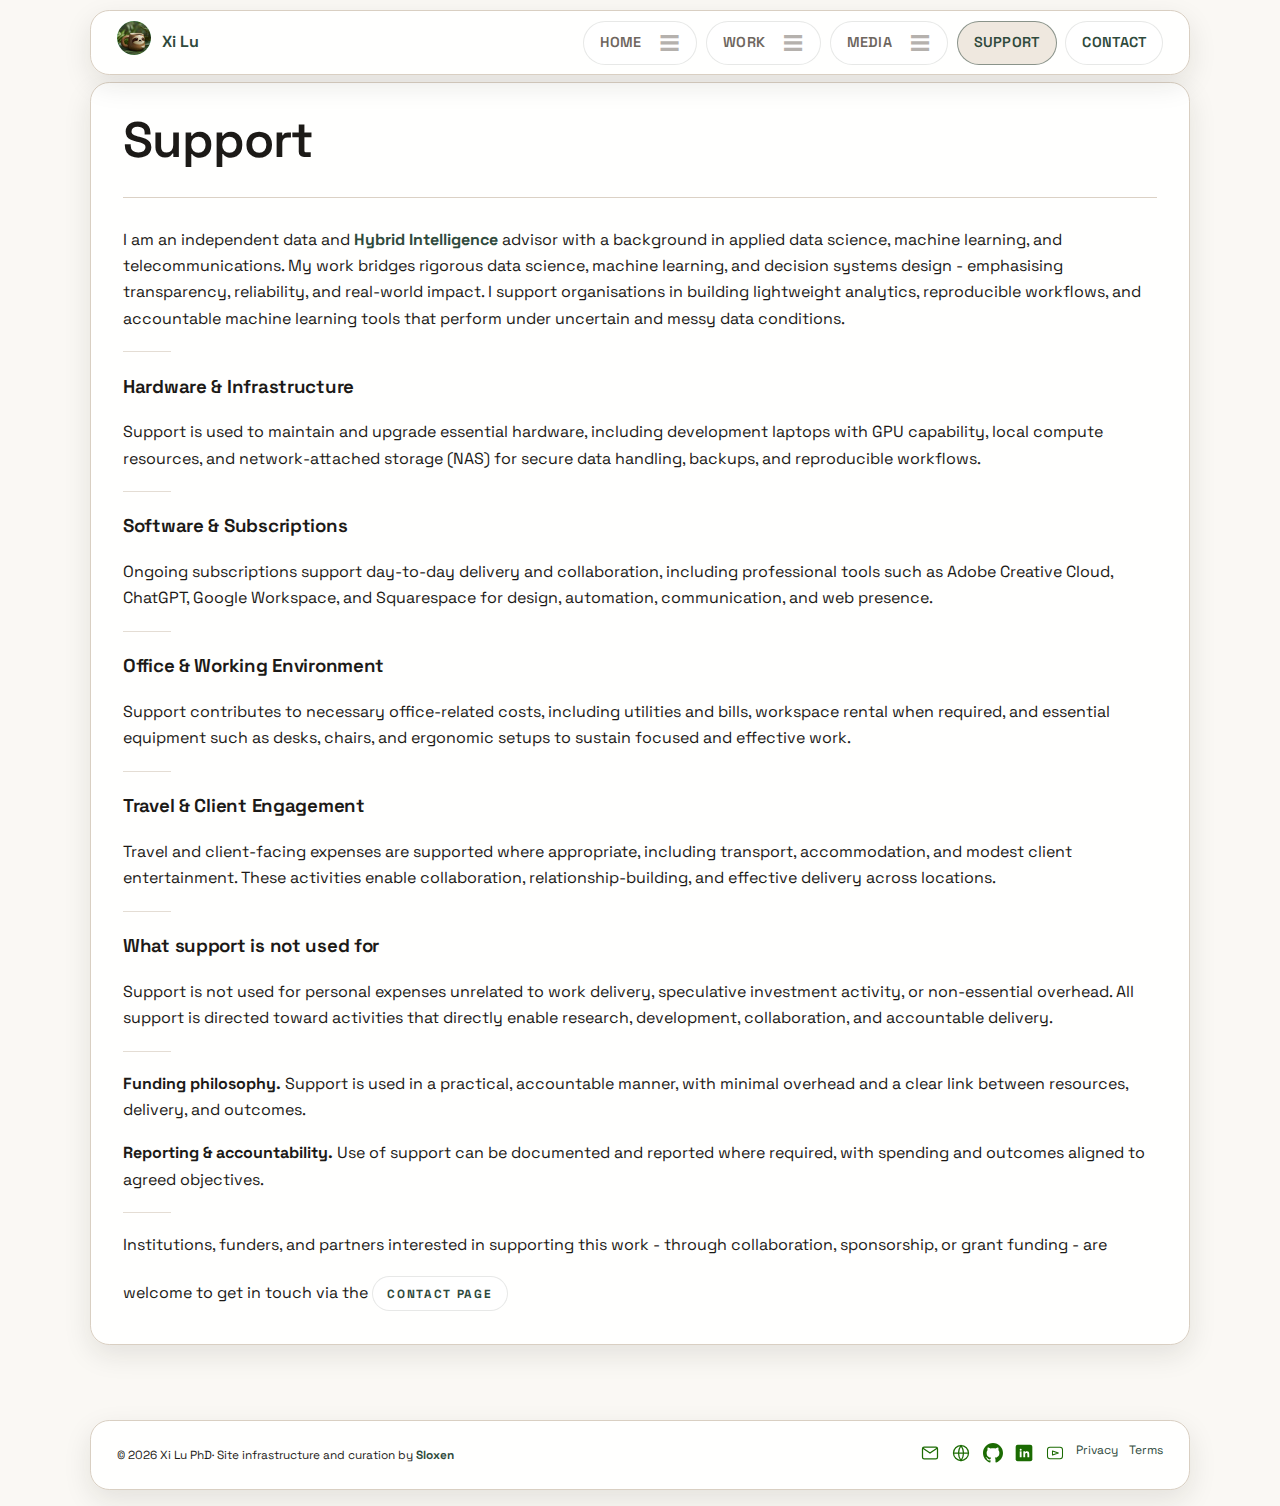
<file: support.html>
<!DOCTYPE html>
<html lang="en">
<head>
  <meta charset="UTF-8" />
  <meta name="viewport" content="width=device-width, initial-scale=1" />
  <meta name="description" content="Messy business data? Our hybrid AI turns it into confident decisions." />
  <link rel="stylesheet" href="style.css" />

  <link rel="icon" type="image/png" sizes="32x32" href="assets/favicon-32.png">
  <link rel="icon" type="image/png" sizes="16x16" href="assets/favicon-16.png">
  <link rel="icon" href="assets/favicon.ico">
  <title>Your data and Hybrid Intelligence advisor</title>

  <link rel="preconnect" href="https://fonts.googleapis.com">
  <link rel="preconnect" href="https://fonts.gstatic.com" crossorigin>
  <link href="https://fonts.googleapis.com/css2?family=Space+Grotesk:wght@400;500;600;700&display=swap" rel="stylesheet">
</head>

<body class="sloths-page">
  <header class="site-header">
    <div class="container nav-container">
      <div class="logo">
        <a href="index.html"><img class="logo-img" src="assets/logo.png" alt="Sloxen logo" /></a>
        <span class="logo-text">Xi <span>Lu
      </div>
      <nav class="main-nav">
        <!-- HOME dropdown -->
        <details class="nav-dropdown">
          <summary class="nav-link" href="page">home</summary>
          <div class="nav-dropdown-menu" role="menu" aria-label="Home sections">
            <a class="nav-dropdown-link" href="index.html#mission" role="menuitem">mission</a>
            <a class="nav-dropdown-link" href="index.html#philosophy" role="menuitem">philosophy</a>
          </div>
        </details>
        <!-- WORK dropdown -->
        <details class="nav-dropdown">
          <summary class="nav-link" href="work.html">work</summary>
          <div class="nav-dropdown-menu" role="menu" aria-label="Work sections">
            <a class="nav-dropdown-link" href="work.html#currentfocus" role="menuitem">current focus</a>
            <a class="nav-dropdown-link" href="work.html#selectedwork" role="menuitem">selected work</a>
            <a class="nav-dropdown-link" href="work.html#cv" role="menuitem">professional cv</a>
            <a class="nav-dropdown-link" href="work.html#testimonials" role="menuitem">testimonials</a>
          </div>
        </details>

        <!-- Keep the rest as top-level -->
        <details class="nav-dropdown">
          <summary class="nav-link" href="media.html">media</summary>
          <div class="nav-dropdown-menu" role="menu" aria-label="Media sections">
            <a class="nav-dropdown-link" href="media.html#publications" role="menuitem">publications</a>
            <a class="nav-dropdown-link" href="media.html#interviews" role="menuitem">talks & interviews</a>
          </div>
        </details>

        <a class="nav-link active" href="support.html">support</a>

        <a class="nav-link" href="contact.html">contact</a>
      </nav>

            <!-- Mobile hamburger (mobile only) -->
      <button class="nav-toggle" type="button"
              aria-label="Open menu"
              aria-controls="mobile-nav"
              aria-expanded="false">
        <span></span><span></span><span></span>
      </button>

      <!-- Mobile overlay nav -->
      <div id="mobile-nav" class="mobile-nav" aria-hidden="true">
        <div class="mobile-nav__top">
          <div class="mobile-nav__brand"></div>
          <button class="mobile-nav__close" type="button" aria-label="Close menu">✕</button>
        </div>

        <nav class="mobile-nav__menu" aria-label="Mobile navigation">
 
        <div class="mobile-nav__cta">
          <a class="mobile-btn mobile-btn--primary" href="contact.html">Let’s chat</a>
        </div>         
        <!-- Home (expandable) -->
          <details class="mobile-acc">
            <summary>Home</summary>
            <a href="index.html#mission">Mission</a>
            <a href="index.html#philosophy">Philosophy</a>
          </details>

          <!-- Work (top-level link; no submenu) -->
          <details class="mobile-acc">
            <summary>Work</summary>
            <a href="work.html#currentfocus">Current Focus</a>
            <a href="work.html#selectedwork">Selected Work</a>
            <a href="work.html#cv">Professional CV</a>
            <a href="work.html#testimonials">Testimonials</a>
          </details>

          <!-- Media (expandable) -->
          <details class="mobile-acc">
            <summary>Media</summary>
            <a href="media.html#publications">Publications</a>
            <a href="media.html#interviews">Talks & Interviews</a>
          </details>
          
          <a class="mobile-link" href="support.html">Support</a>

          <!-- Contact (top-level) -->
          <a class="mobile-link" href="contact.html">Contact</a>

          <p class="mobile-nav__privacy-note">
            I only use your information to respond to your enquiry. I respect your privacy.
          </p>
          
        </nav>

    </div>
  </header>

<main>
  <section id="support" class="tab-section">
    <div class="container">
      <h1>Support</h1>

      <div class="divider"></div>

      <p>
        I am an independent data and <a href="https://sloxen.com/index.html#approach", style="text-decoration:none;"><b>Hybrid Intelligence</b></a> advisor with a background in applied data science,
        machine learning, and telecommunications. My work bridges rigorous data science, machine learning, 
        and decision systems design - emphasising transparency, reliability, and real-world impact. 
        I support organisations in building lightweight analytics, reproducible workflows, 
        and accountable machine learning tools that perform under uncertain and messy data conditions.
      </p>

      <div class="sub-divider"></div>

      <h3>Hardware & Infrastructure</h3>
      <p>
        Support is used to maintain and upgrade essential hardware, including
        development laptops with GPU capability, local compute resources, and
        network-attached storage (NAS) for secure data handling, backups, and
        reproducible workflows.
      </p>

      <div class="sub-divider"></div>

      <h3>Software & Subscriptions</h3>
      <p>
        Ongoing subscriptions support day-to-day delivery and collaboration,
        including professional tools such as Adobe Creative Cloud, ChatGPT,
        Google Workspace, and Squarespace for design, automation, communication,
        and web presence.
      </p>

      <div class="sub-divider"></div>

      <h3>Office & Working Environment</h3>
      <p>
        Support contributes to necessary office-related costs, including utilities
        and bills, workspace rental when required, and essential equipment such as
        desks, chairs, and ergonomic setups to sustain focused and effective work.
      </p>

      <div class="sub-divider"></div>

      <h3>Travel & Client Engagement</h3>
      <p>
        Travel and client-facing expenses are supported where appropriate,
        including transport, accommodation, and modest client entertainment.
        These activities enable collaboration, relationship-building, and
        effective delivery across locations.
      </p>

      <div class="sub-divider"></div>

      <h3>What support is not used for</h3>
      <p>
        Support is not used for personal expenses unrelated to work delivery,
        speculative investment activity, or non-essential overhead. All support
        is directed toward activities that directly enable research, development,
        collaboration, and accountable delivery.
      </p>

      <div class="sub-divider"></div>

      <p>
        <strong>Funding philosophy.</strong>
        Support is used in a practical, accountable manner, with minimal overhead
        and a clear link between resources, delivery, and outcomes.
      </p>

      <p>
        <strong>Reporting & accountability.</strong>
        Use of support can be documented and reported where required, with spending and outcomes aligned to agreed objectives.
      </p>

      <div class="sub-divider"></div>

      <p>
        Institutions, funders, and partners interested in supporting this work -
        through collaboration, sponsorship, or grant funding - are welcome to
        get in touch via the <a
          href="contact.html"
          target="_blank"
          rel="noopener"
          class="pill"
          style="display:inline-block;
          text-decoration:none;
          font-weight: 800;"
        >contact page</a>
      </p>



    </div>
  </section>
</main>

<div id="site-footer"></div>

<script>
  fetch("footer.html")
    .then(res => res.text())
    .then(html => {
      document.getElementById("site-footer").innerHTML = html;
      document.getElementById("year").textContent = new Date().getFullYear();
    });
</script>


<script>
  document.getElementById("year").textContent = new Date().getFullYear();
</script>

  <script>
    const toggle = document.querySelector(".nav-toggle");
    const mobileNav = document.getElementById("mobile-nav");
    const closeBtn = document.querySelector(".mobile-nav__close");

    function openNav(){
      mobileNav.classList.add("is-open");
      mobileNav.setAttribute("aria-hidden", "false");
      toggle?.setAttribute("aria-expanded", "true");
      document.body.classList.add("nav-open");
    }

    function closeNav(){
      mobileNav.classList.remove("is-open");
      mobileNav.setAttribute("aria-hidden", "true");
      toggle?.setAttribute("aria-expanded", "false");
      document.body.classList.remove("nav-open");
    }

    toggle?.addEventListener("click", (e) => {
      e.stopPropagation();
      openNav();
    });

    closeBtn?.addEventListener("click", closeNav);

    mobileNav?.querySelectorAll("a").forEach(a => a.addEventListener("click", closeNav));

    document.addEventListener("keydown", (e) => {
      if(e.key === "Escape") closeNav();
    });

      /* click outside closes */
  document.addEventListener("click", (e) => {
    if (!mobileNav.classList.contains("is-open")) return;

    const target = e.target;
    if (!(target instanceof Node)) return;

    const clickedInsidePanel = mobileNav.contains(target);
    const clickedToggle = toggle && toggle.contains(target);

    if (!clickedInsidePanel && !clickedToggle) closeNav();
  });
  
  </script>

</body>
</html>
</file>
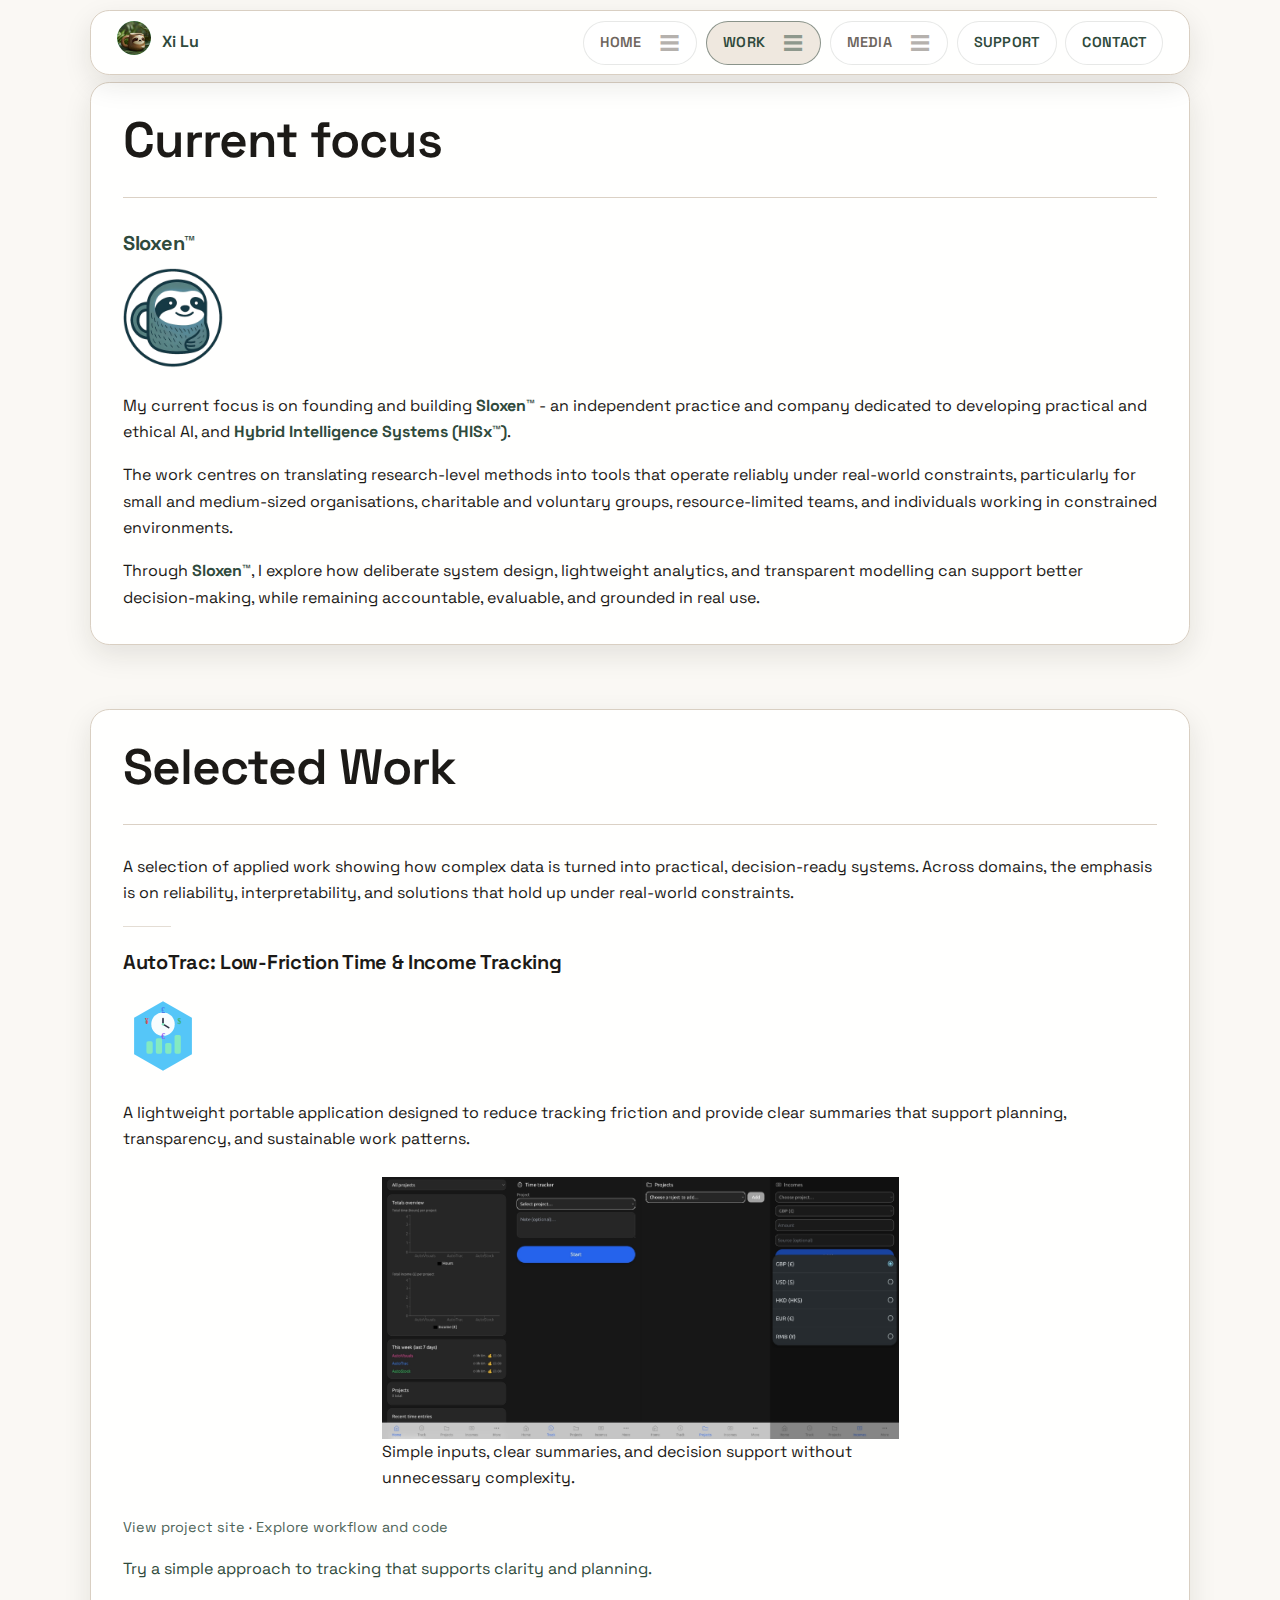
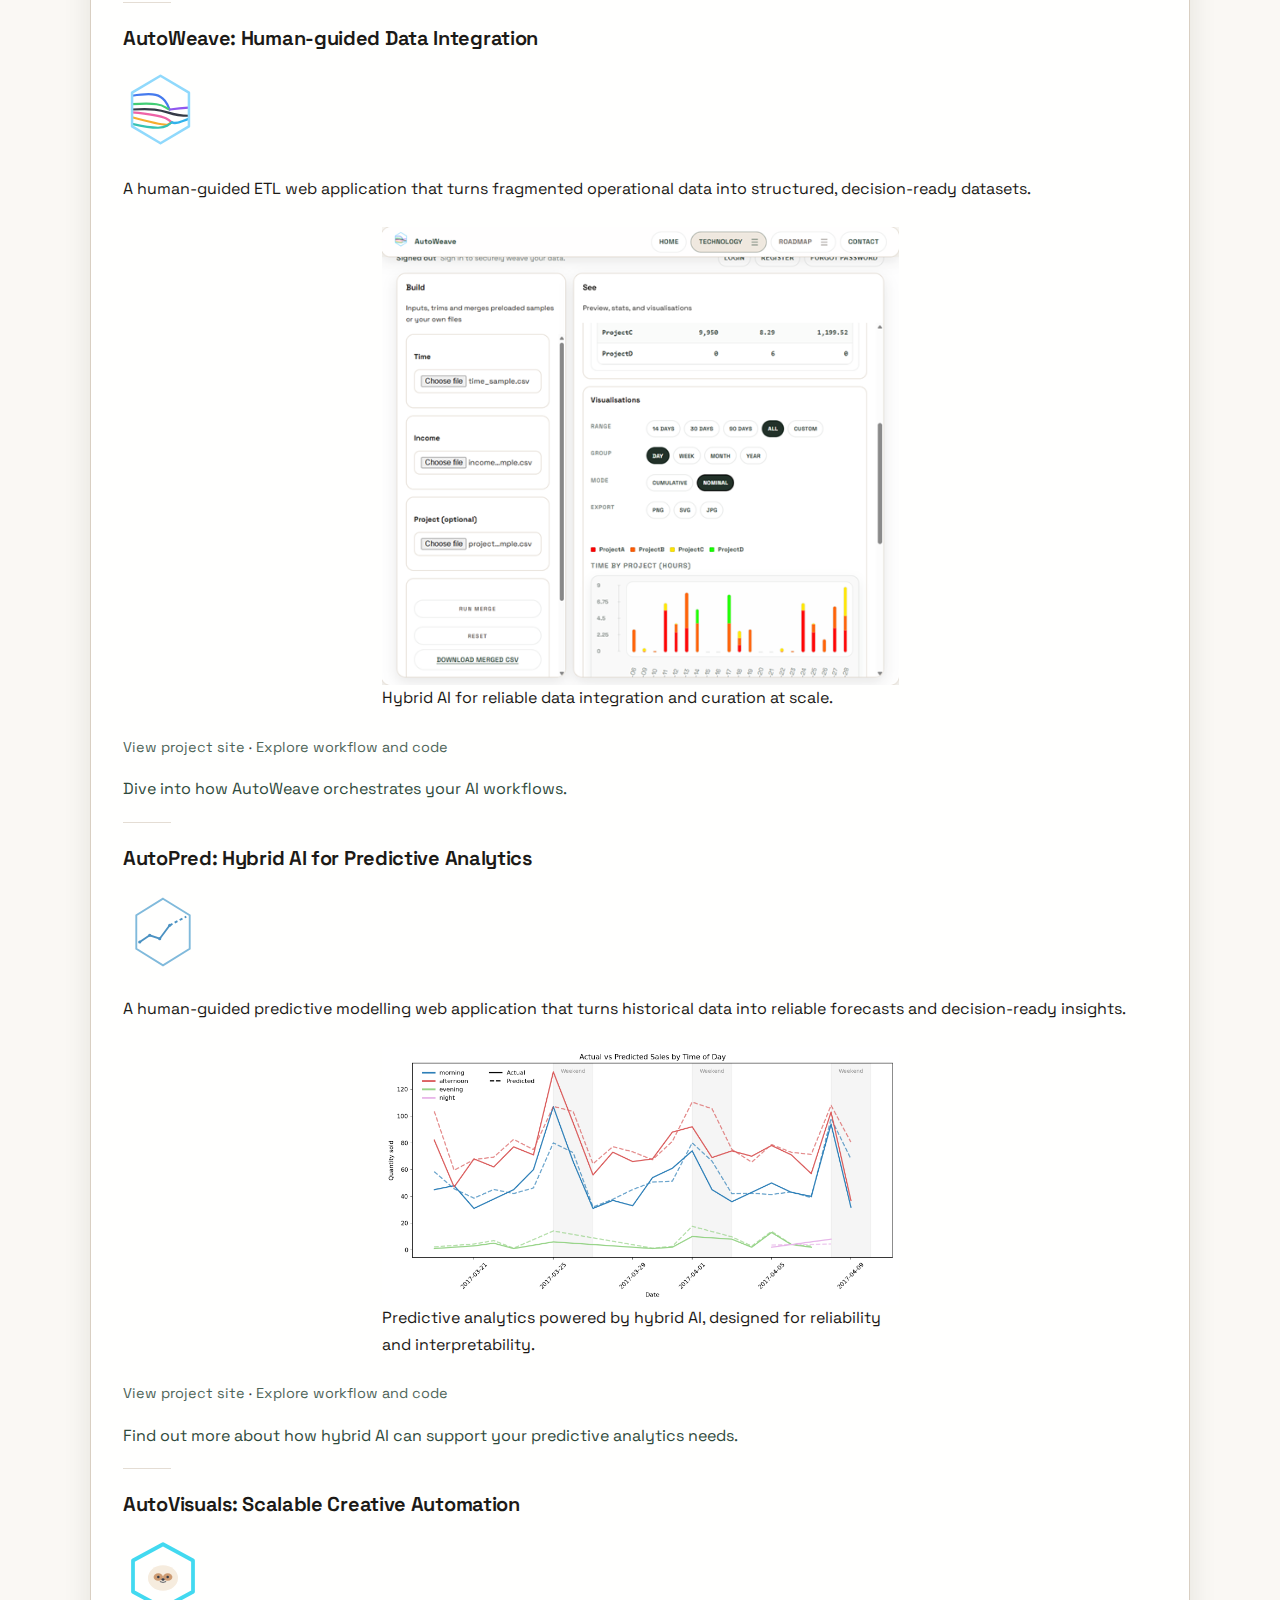
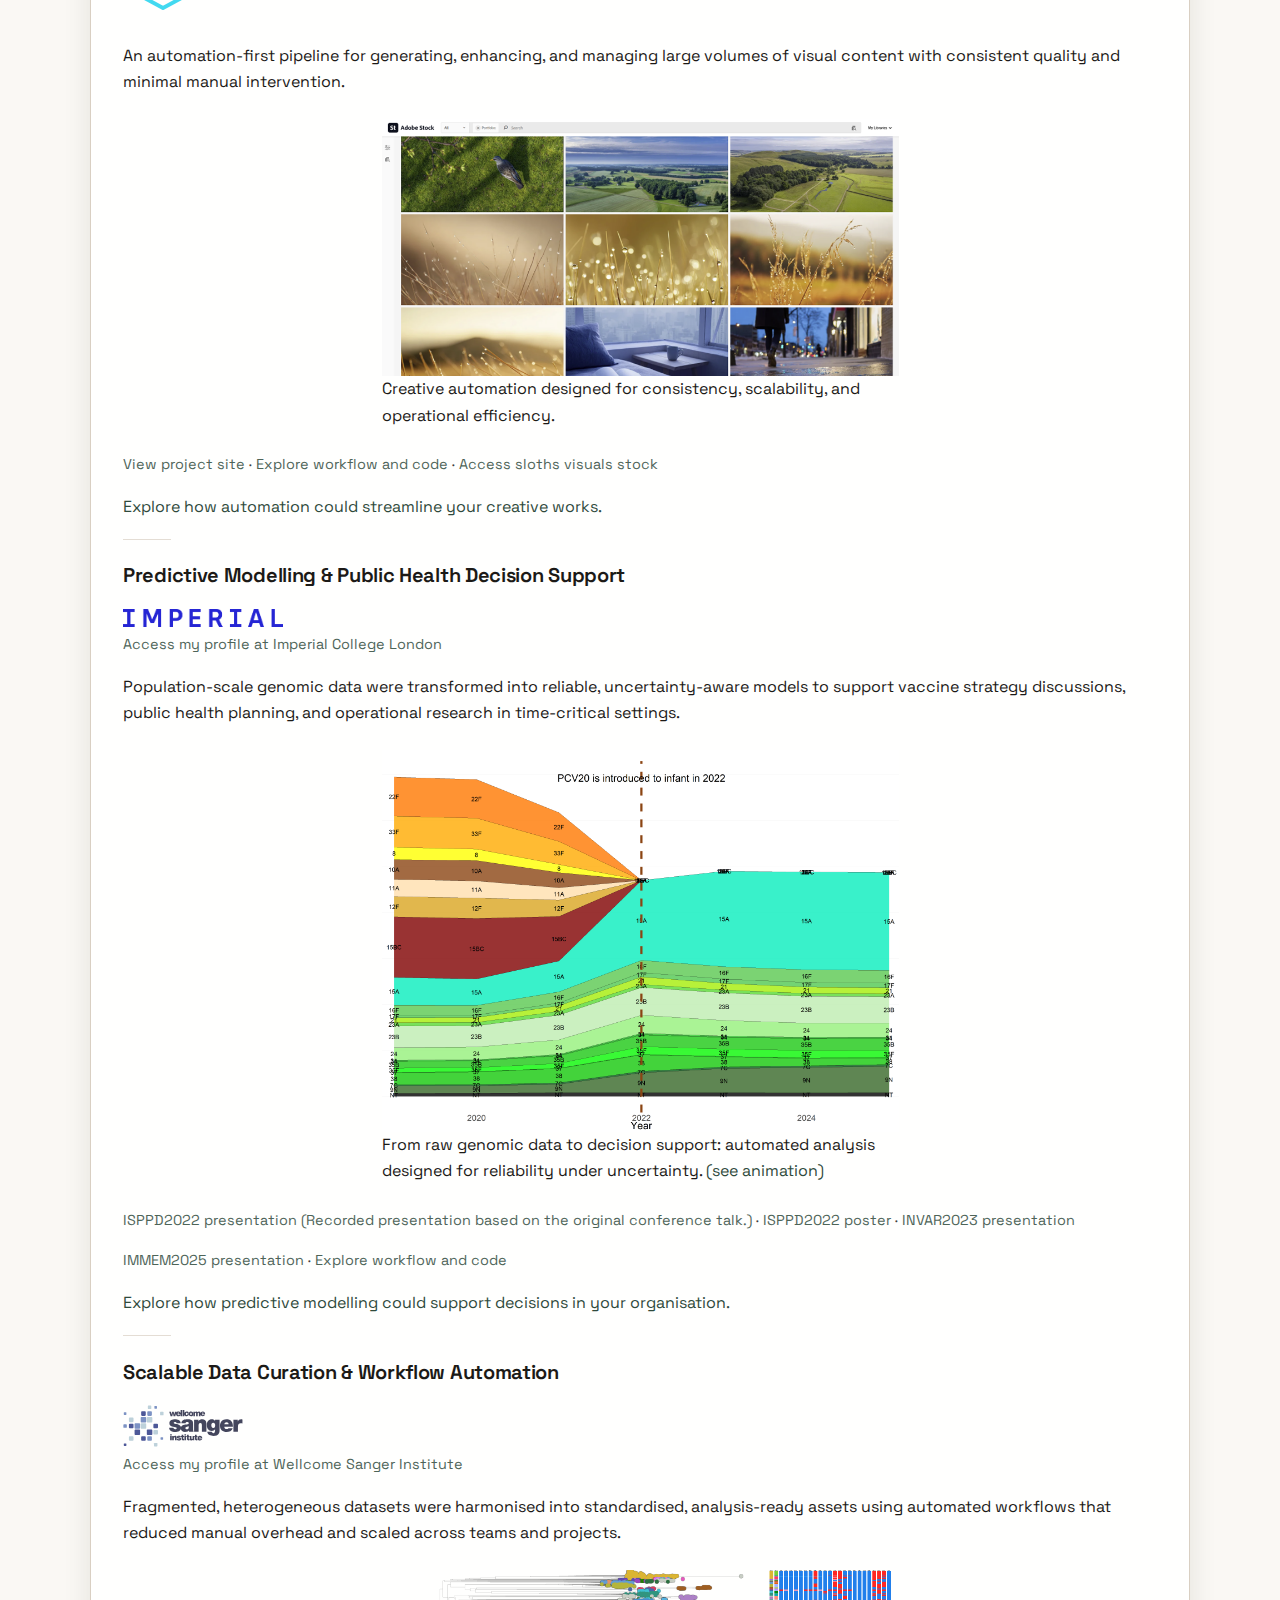
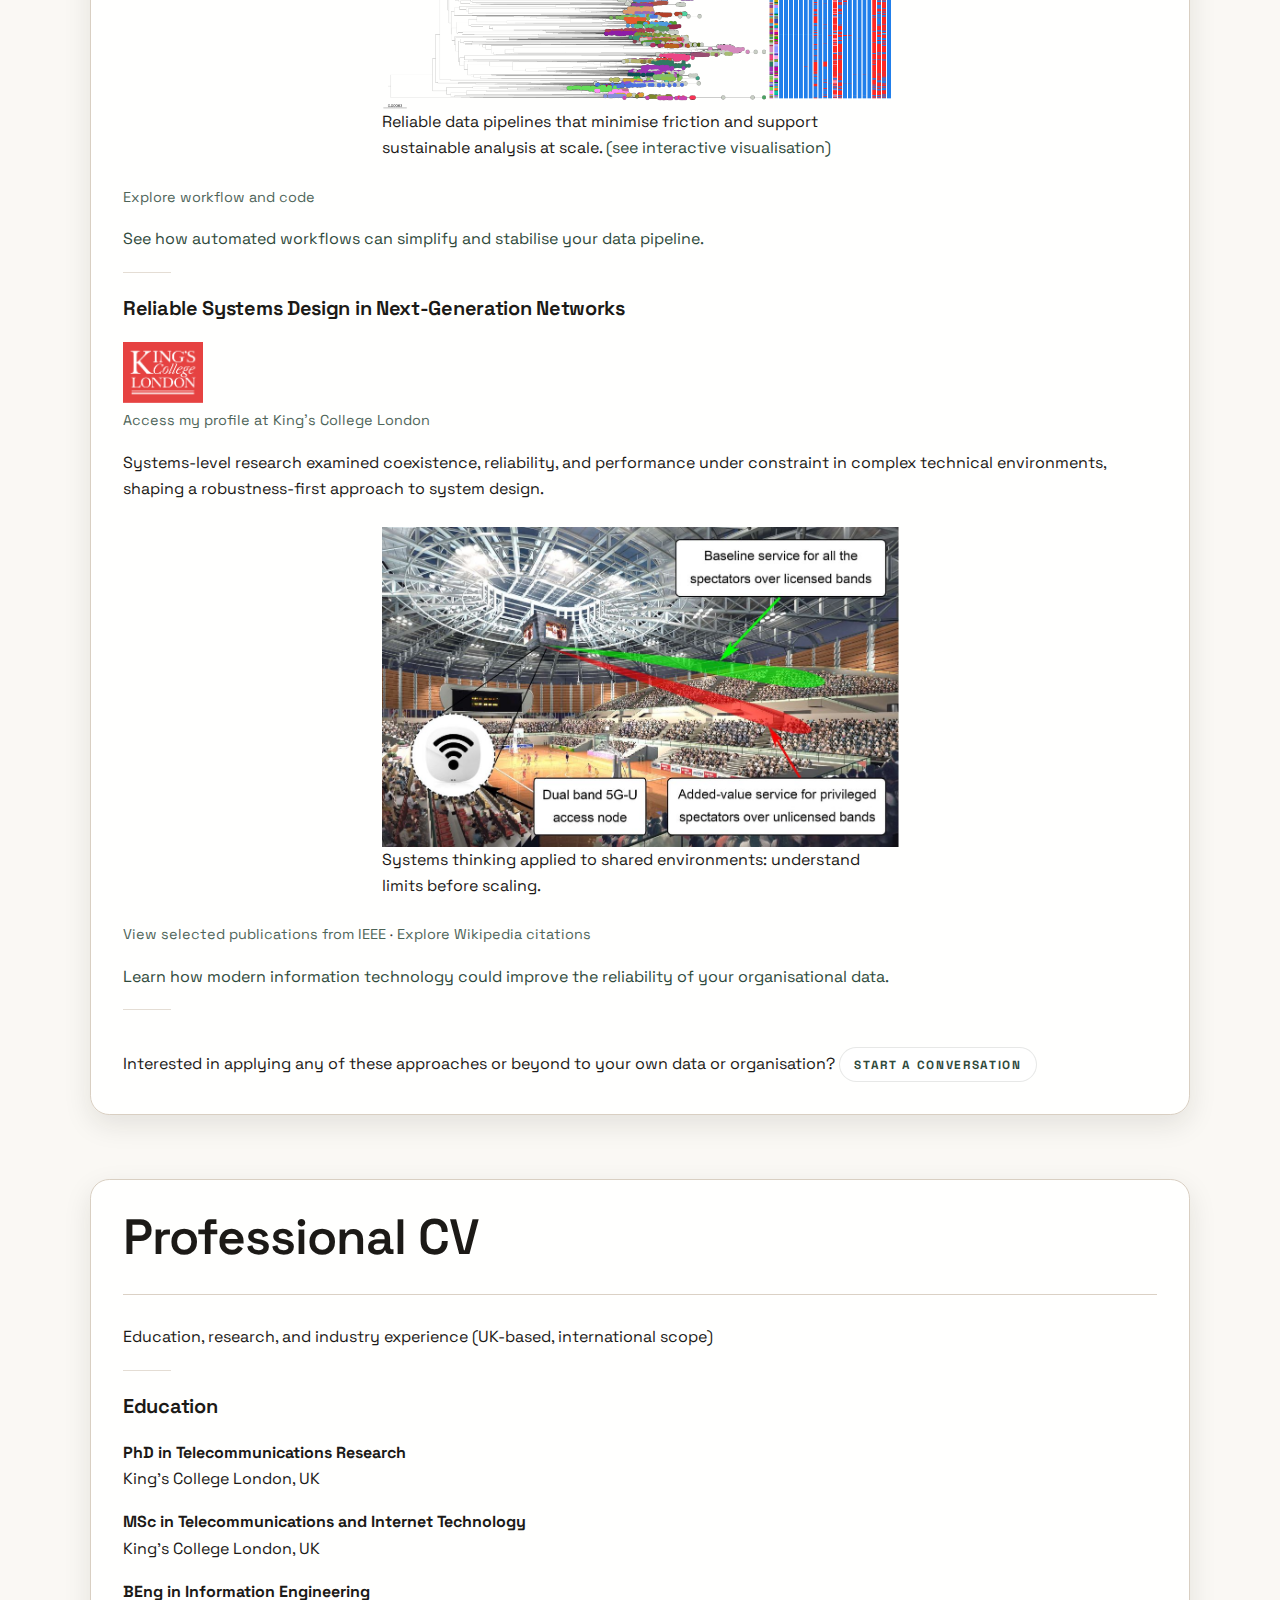
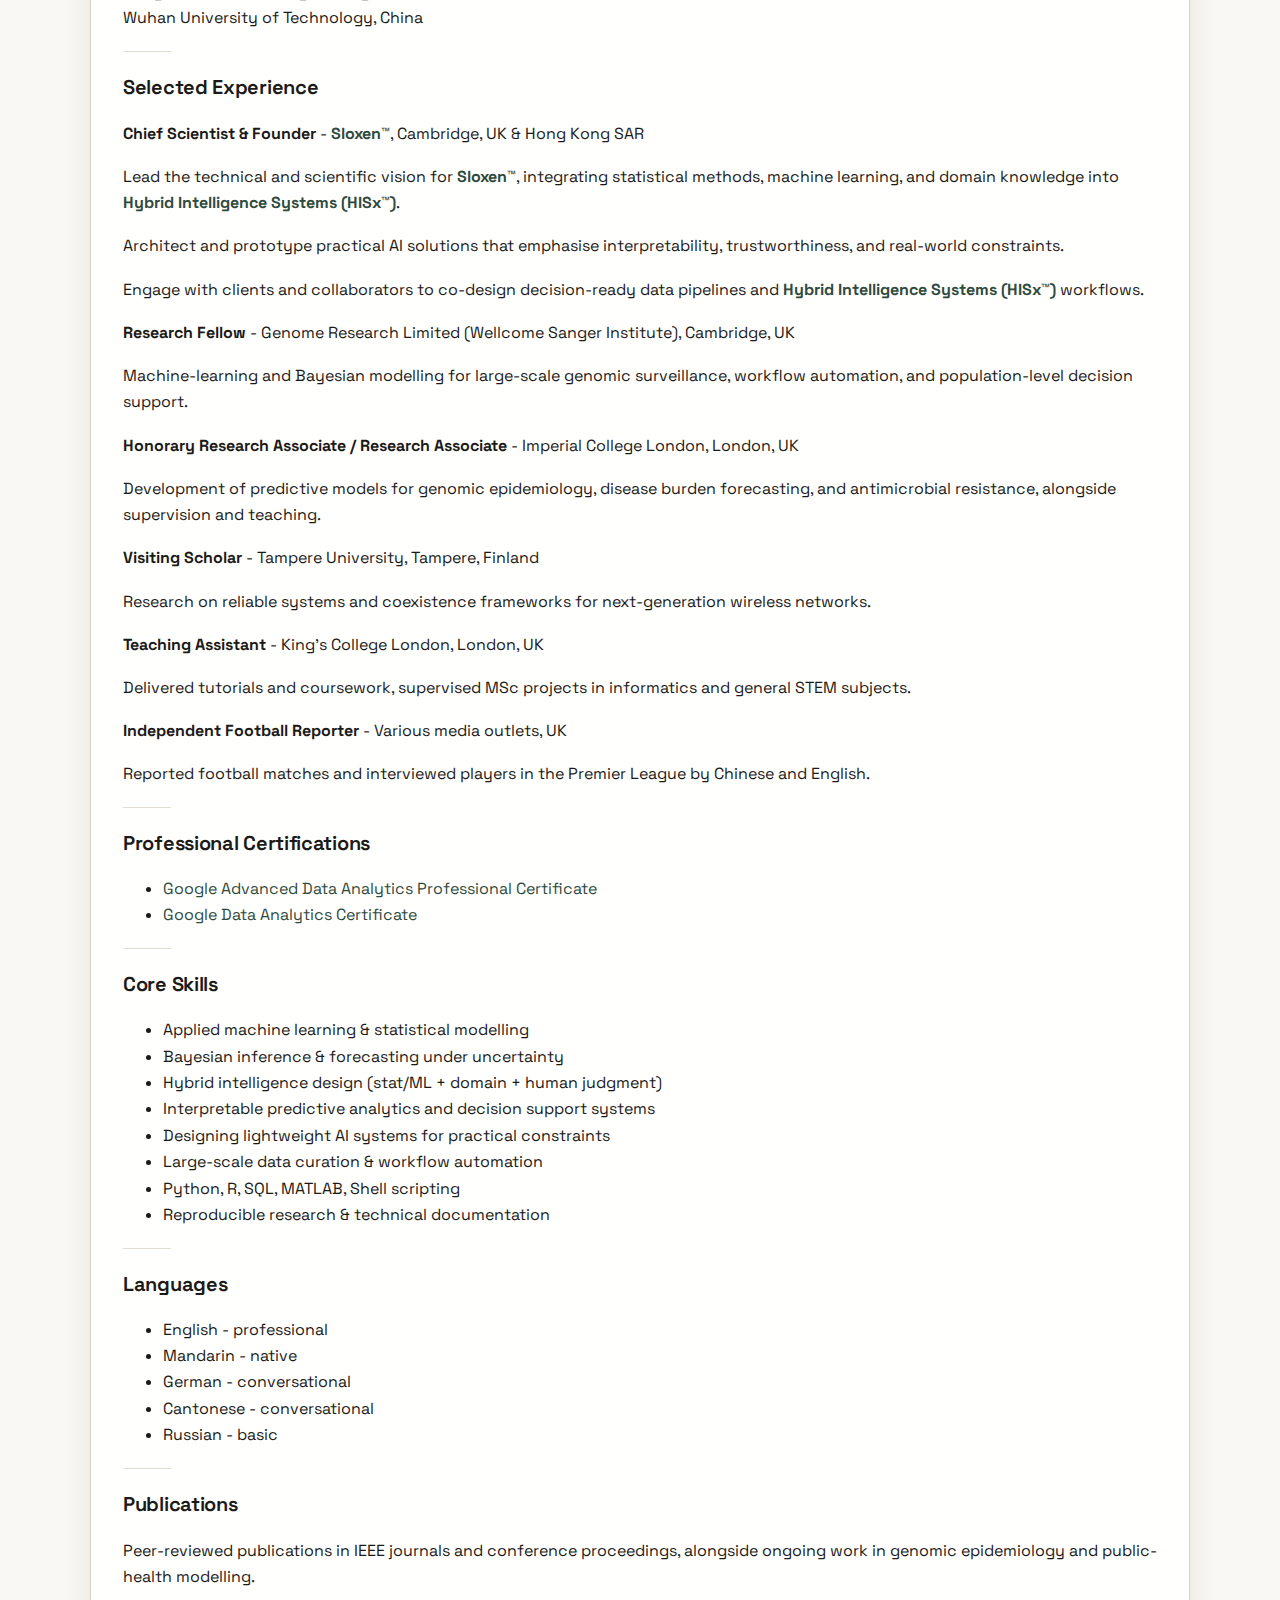
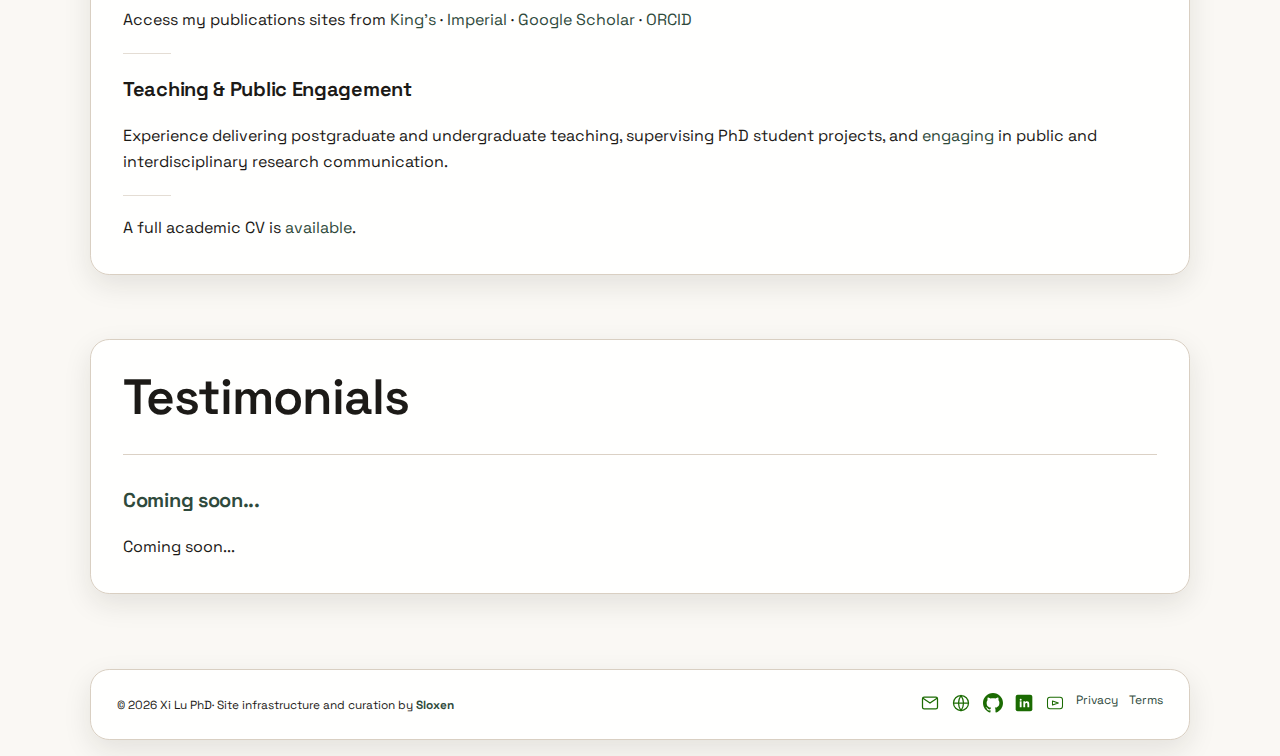
<file: work.html>
<!DOCTYPE html>
<html lang="en">
<head>
  <meta charset="UTF-8" />
  <meta name="viewport" content="width=device-width, initial-scale=1" />
  <meta name="description" content="Messy business data? Our hybrid AI turns it into confident decisions." />
  <link rel="stylesheet" href="style.css" />

  <link rel="icon" type="image/png" sizes="32x32" href="assets/favicon-32.png">
  <link rel="icon" type="image/png" sizes="16x16" href="assets/favicon-16.png">
  <link rel="icon" href="assets/favicon.ico">
  <title>Your data and Hybrid Intelligence advisor</title>

  <link rel="preconnect" href="https://fonts.googleapis.com">
  <link rel="preconnect" href="https://fonts.gstatic.com" crossorigin>
  <link href="https://fonts.googleapis.com/css2?family=Space+Grotesk:wght@400;500;600;700&display=swap" rel="stylesheet">
</head>

<body class="sloths-page">
  <header class="site-header">
    <div class="container nav-container">
      <div class="logo">
        <a href="index.html"><img class="logo-img" src="assets/logo.png" alt="Sloxen logo" /></a>
        <span class="logo-text">Xi <span>Lu
      </div>
      <nav class="main-nav">
        <!-- HOME dropdown -->
        <details class="nav-dropdown">
          <summary class="nav-link" href="page">home</summary>
          <div class="nav-dropdown-menu" role="menu" aria-label="Home sections">
            <a class="nav-dropdown-link" href="index.html#mission" role="menuitem">mission</a>
            <a class="nav-dropdown-link" href="index.html#philosophy" role="menuitem">philosophy</a>
          </div>
        </details>
        <!-- WORK dropdown -->
        <details class="nav-dropdown">
          <summary class="nav-link active" href="work.html">work</summary>
          <div class="nav-dropdown-menu" role="menu" aria-label="Work sections">
            <a class="nav-dropdown-link" href="work.html#currentfocus" role="menuitem">current focus</a>
            <a class="nav-dropdown-link" href="work.html#selectedwork" role="menuitem">selected work</a>
            <a class="nav-dropdown-link" href="work.html#cv" role="menuitem">professional cv</a>
            <a class="nav-dropdown-link" href="work.html#testimonials" role="menuitem">testimonials</a>
          </div>
        </details>

        <!-- Keep the rest as top-level -->
        <details class="nav-dropdown">
          <summary class="nav-link" href="media.html">media</summary>
          <div class="nav-dropdown-menu" role="menu" aria-label="Media sections">
            <a class="nav-dropdown-link" href="media.html#publications" role="menuitem">publications</a>
            <a class="nav-dropdown-link" href="media.html#interviews" role="menuitem">talks & interviews</a>
          </div>
        </details>

        <a class="nav-link" href="support.html">support</a>

        <a class="nav-link" href="contact.html">contact</a>
      </nav>

            <!-- Mobile hamburger (mobile only) -->
      <button class="nav-toggle" type="button"
              aria-label="Open menu"
              aria-controls="mobile-nav"
              aria-expanded="false">
        <span></span><span></span><span></span>
      </button>

      <!-- Mobile overlay nav -->
      <div id="mobile-nav" class="mobile-nav" aria-hidden="true">
        <div class="mobile-nav__top">
          <div class="mobile-nav__brand"></div>
          <button class="mobile-nav__close" type="button" aria-label="Close menu">✕</button>
        </div>

        <nav class="mobile-nav__menu" aria-label="Mobile navigation">
 
        <div class="mobile-nav__cta">
          <a class="mobile-btn mobile-btn--primary" href="contact.html">Let’s chat</a>
        </div>         
        <!-- Home (expandable) -->
          <details class="mobile-acc">
            <summary>Home</summary>
            <a href="index.html#mission">Mission</a>
            <a href="index.html#philosophy">Philosophy</a>
          </details>

          <!-- Work (top-level link; no submenu) -->
          <details class="mobile-acc">
            <summary>Work</summary>
            <a href="work.html#currentfocus">Current Focus</a>
            <a href="work.html#selectedwork">Selected Work</a>
            <a href="work.html#cv">Professional CV</a>
            <a href="work.html#testimonials">Testimonials</a>
          </details>

          <!-- Media (expandable) -->
          <details class="mobile-acc">
            <summary>Media</summary>
            <a href="media.html#publications">Publications</a>
            <a href="media.html#interviews">Talks & Interviews</a>
          </details>
          
          <a class="mobile-link" href="support.html">Support</a>

          <!-- Contact (top-level) -->
          <a class="mobile-link" href="contact.html">Contact</a>
          
          <p class="mobile-nav__privacy-note">
            I only use your information to respond to your enquiry. I respect your privacy.
          </p>
          
        </nav>

    </div>
  </header>

<main>
  <section id="currentfocus" class="tab-section">
    <div class="container">
      <h1>Current focus</h1>
      <div class="divider"></div>

      <h2><a href="https://sloxen.com/", style="text-decoration: none;"><b>Sloxen™</b></a></h2>
      <a href="https://sloxen.com/"><img class="img" src="assets/company_logo.png", width="100" /></a>  
      <p>
      My current focus is on founding and building <a href="https://sloxen.com/", style="text-decoration: none;"><b>Sloxen™</b></a> - an independent practice and company dedicated to developing practical and ethical AI, and <a href="https://sloxen.com/products.html", style="text-decoration:none;"><b>Hybrid Intelligence Systems (HISx™)</b></a>.
      </p>
      <p>
      The work centres on translating research-level methods into tools that operate reliably under real-world constraints, particularly for small and medium-sized organisations, charitable and voluntary groups, resource-limited teams, and individuals working in constrained environments.
      </p>
      <p>
      Through <a href="https://sloxen.com/", style="text-decoration: none;"><b>Sloxen™</b></a>, I explore how deliberate system design, lightweight analytics, and transparent modelling can support better decision-making, while remaining accountable, evaluable, and grounded in real use.
      </p>
    </div>
  </section>

  <section id="selectedwork" class="tab-section">
    <div class="container">
      <h1>Selected Work</h1>
      <div class="divider"></div>

      <p>
        A selection of applied work showing how complex data is turned into practical,
        decision-ready systems. Across domains, the emphasis is on reliability,
        interpretability, and solutions that hold up under real-world constraints.
      </p>

      <div class="sub-divider"></div>

      <!-- 7. AutoTrac -->
      <h2>AutoTrac: Low-Friction Time & Income Tracking</h2>
      <p class="work-links">
        <a href="https://autotrac.sloxen.com/" 
        target="_blank" 
        rel="noopener"
        class="profile-link">
          <img src="assets/work/selected/autotrac.svg" width="80">
          <span></span >
        </a>
      </p>
      <p>
        A lightweight portable application designed to reduce tracking friction and provide clear summaries
        that support planning, transparency, and sustainable work patterns.
      </p>
      <figure class="figure-half zoomable">
        <img src="assets/work/selected/autotrac_screenshot.jpg" alt="AutoTrac interface screenshot" loading="lazy" />
        <figcaption>
          Simple inputs, clear summaries, and decision support without unnecessary complexity.
        </figcaption>
      </figure>
      <p class="work-links">
        <a href="https://autotrac.sloxen.com/" target="_blank" rel="noopener" style="text-decoration: none;">View project site</a>
        <span> · </span>
        <a href="https://github.com/sloxen/AutoTrac" target="_blank" rel="noopener" style="text-decoration: none;">Explore workflow and code</a>
      </p>
      <p>
        <a href="contact.html" style="text-decoration: none;">Try a simple approach to tracking that supports clarity and planning.</a>
      </p>
      
      <div class="sub-divider"></div>
      
      <!-- 6. AutoWeave -->
      <h2>AutoWeave: Human-guided Data Integration</h2>
      <p class="work-links">
        <a href="https://autoweave.sloxen.com" 
        target="_blank" 
        rel="noopener"
        class="profile-link">
          <img src="assets/work/selected/autoweave.svg" width="80">
          <span></span >
        </a>
      </p>
      <p>
        A human-guided ETL web application that turns fragmented operational data into structured, decision-ready datasets.
      </p>
      <figure class="figure-half zoomable">
        <img src="assets/work/selected/autoweave.png" alt="AutoWeave interface screenshot" loading="lazy" />
        <figcaption>
          Hybrid AI for reliable data integration and curation at scale.
        </figcaption>
      </figure>
      <p class="work-links">
        <a href="https://autoweave.sloxen.com" target="_blank" rel="noopener" style="text-decoration: none;">View project site</a>
        <span> · </span>
        <a href="https://github.com/sloxen/AutoWeave" target="_blank" rel="noopener" style="text-decoration: none;">Explore workflow and code</a>
      </p>
      <p>
        <a href="contact.html" style="text-decoration: none;">Dive into how AutoWeave orchestrates your AI workflows.</a>
      </p>

      <div class="sub-divider"></div>

      <!-- 5. AutoPred -->
      <h2>AutoPred: Hybrid AI for Predictive Analytics</h2>
      <p class="work-links">
        <a href="https://autopred.sloxen.com/" 
        target="_blank" 
        rel="noopener"
        class="profile-link">
          <img src="assets/work/selected/autopred.svg" width="80">
          <span></span >
        </a>
      </p>
      <p>
        A human-guided predictive modelling web application that turns historical data into reliable forecasts and decision-ready insights.
      </p>
      <figure class="figure-half zoomable">
        <img src="assets/work/selected/plot_actual_vs_predicted_by_period.png" alt="AutoPred hybrid AI for predictive analytics" loading="lazy" />
        <figcaption>
          Predictive analytics powered by hybrid AI, designed for reliability and interpretability.
        </figcaption>
      </figure>
      <p class="work-links">
        <a href="https://autopred.sloxen.com/" target="_blank" rel="noopener" style="text-decoration: none;">View project site</a>
        <span> · </span>
        <a href="https://github.com/sloxen/AutoPred" target="_blank" rel="noopener" style="text-decoration: none;">Explore workflow and code</a>
      </p>
      <p>
        <a href="contact.html" style="text-decoration: none;">Find out more about how hybrid AI can support your predictive analytics needs.</a>
      </p>

      <div class="sub-divider"></div>
      
      <!-- 4. AutoVisuals -->
      <h2>AutoVisuals: Scalable Creative Automation</h2>
      <p class="work-links">
        <a href="https://autovisuals.sloxen.com/" 
        target="_blank" 
        rel="noopener"
        class="profile-link">
          <img src="assets/work/selected/autovisuals_hex_icon_simple.svg" width="80">
          <span></span >
        </a>
      </p>
      <p>
        An automation-first pipeline for generating, enhancing, and managing large volumes of
        visual content with consistent quality and minimal manual intervention.
      </p>
      <figure class="figure-half zoomable">
        <img src="assets/work/selected/adobe_profile.png" alt="AutoVisuals automated image generation pipeline" loading="lazy" />
        <figcaption>
          Creative automation designed for consistency, scalability, and operational efficiency.
        </figcaption>
      </figure>
      <p class="work-links">
        <a href="https://autovisuals.sloxen.com/" target="_blank" rel="noopener" style="text-decoration: none;">View project site</a>
        <span> · </span>
        <a href="https://github.com/sloxen/AutoVisuals" target="_blank" rel="noopener" style="text-decoration: none;">Explore workflow and code</a>
        <span> · </span>
        <a href="https://stock.adobe.com/uk/contributor/213003857/sloths%20visuals" target="_blank" rel="noopener" style="text-decoration: none;">Access sloths visuals stock</a>
      </p>
      <p>
        <a href="contact.html" style="text-decoration: none;">Explore how automation could streamline your creative works.</a>
      </p>

      <div class="sub-divider"></div>


      <!-- 3. Genomic surveillance -->
      <h2>Predictive Modelling & Public Health Decision Support</h2>
      <p class="work-links">
        <a href="https://profiles.imperial.ac.uk/xi.lu" 
        target="_blank" 
        rel="noopener"
        class="profile-link"
        style="text-decoration: none;">
          <img src="assets/work/selected/imperial_logo.png" alt="Imperial College London logo" width="160"">
          <span>Access my profile at Imperial College London</span >
        </a>
      </p>
      <p>
        Population-scale genomic data were transformed into reliable, uncertainty-aware models to support vaccine strategy discussions, 
        public health planning, and operational research in time-critical settings.
      </p>
      <figure class="figure-half zoomable">
        <img src="assets/work/selected/spn_infant_pcv20_intro_2022_inva_pred.png" loading="lazy" />
        <figcaption>
          From raw genomic data to decision support: automated analysis designed for reliability
          under uncertainty. <a href="assets/work/selected/pcv20_intro_2022_ani_crop.gif" target="_blank" rel="noopener" style="text-decoration: none;">(see animation)</a>
        </figcaption>
      </figure>

      <p class="work-links">
        <a href="https://www.youtube.com/watch?v=gK57ByloYI0" target="_blank" rel="noopener" style="text-decoration: none;">ISPPD2022 presentation (Recorded presentation based on the original conference talk.)</a>
        <span> · </span>
        <a href="assets/#503, OPEN-SOURCE DATA AND IMPROVED METHODS FOR ESTIMATION OF PNEUMOCOCCAL INVASIVENESS IN CHILDREN AND ADULTS.pdf" target="_blank" rel="noopener" style="text-decoration: none;">ISPPD2022 poster</a>
        <span> · </span>
        <a href="assets/GENOMIC EPIDEMIOLOGY OF PNEUMOCOCCI IN THE UK FROM PRE-PCV7 TO POST-PCV13 MODELLING OF CARRIAGE ADN DISEASE DYNAMICS-XI LU.pdf" target="_blank" rel="noopener" style="text-decoration: none;">INVAR2023 presentation</a>
      </p>
      <p class="work-links">
        <a href="https://www.youtube.com/watch?v=fwQ0vI1MRrw&list=PL8JY8aybPkcelaRhryJogQ1VBY0SspERV" target="_blank" rel="noopener" style="text-decoration: none;">IMMEM2025 presentation</a>
        <span> · </span>
        <a href="https://github.com/microreact" target="_blank" rel="noopener" style="text-decoration: none;">Explore workflow and code</a>
      </p>
        <a href="contact.html" style="text-decoration: none;">Explore how predictive modelling could support decisions in your organisation.</a>
      </p>

      <div class="sub-divider"></div>

      <!-- 2. Scalable data curation -->
      <h2>Scalable Data Curation & Workflow Automation</h2>
      <p class="work-links">
        <a href="https://www.sanger.ac.uk/person/lu-xi/" 
        target="_blank" 
        rel="noopener"
        class="profile-link"
        style="text-decoration: none;">
          <img src="assets/work/selected/sanger_logo.svg" alt="Wellcome Sanger Institute logo" width="120">
          <span>Access my profile at Wellcome Sanger Institute</span >
        </a>
      </p>      
      <p>
        Fragmented, heterogeneous datasets were harmonised into standardised, analysis-ready
        assets using automated workflows that reduced manual overhead and scaled across teams
        and projects.
      </p>
      <figure class="figure-half zoomable">
        <img src="assets/work/selected/ng_tree.png" alt="Data curation and automation workflow" loading="lazy" />
        <figcaption>
          Reliable data pipelines that minimise friction and support sustainable analysis at scale. <a href="assets/work/selected/ng_tree.svg" target="_blank" rel="noopener" style="text-decoration: none;">(see interactive visualisation)</a>
        </figcaption>
      </figure>

      <p class="work-links">
        <a href="https://github.com/microreact" target="_blank" rel="noopener" style="text-decoration: none;">Explore workflow and code</a>
      </p>
      <p>
        <a href="contact.html" style="text-decoration: none;">See how automated workflows can simplify and stabilise your data pipeline.</a>
      </p>

      <div class="sub-divider"></div>

      <!-- 1. Next-generation networks -->
      <h2>Reliable Systems Design in Next-Generation Networks</h2>
      <p class="work-links">
        <a href="https://kclpure.kcl.ac.uk/portal/en/persons/xi-lu/"
          target="_blank"
          rel="noopener"
          class="profile-link"
          style="text-decoration: none;">
          <img src="assets/work/selected/kcl_logo.png" alt="King's College London logo" width="80">
          <span>Access my profile at King's College London</span>
        </a>
      </p>        
      <p>
        Systems-level research examined coexistence, reliability, and performance under constraint
        in complex technical environments, shaping a robustness-first approach to system design.
      </p>
      <figure class="figure-half zoomable">
        <img src="assets/work/selected/Graphical Abstract_small.jpg" alt="Next-generation network coexistence framework" loading="lazy" />
        <figcaption>
          Systems thinking applied to shared environments: understand limits before scaling.
        </figcaption>
      </figure>
        
      <p class="work-links">
        <a href="https://ieeexplore.ieee.org/author/37086701239" target="_blank" rel="noopener" style="text-decoration: none;">View selected publications from IEEE</a>
        <span> · </span>
        <a href="https://en.wikipedia.org/wiki/5G_NR#References" target="_blank" rel="noopener" style="text-decoration: none;">Explore Wikipedia citations</a>
      </p>
      <p>
        <a href="contact.html" style="text-decoration: none;">Learn how modern information technology could improve the reliability of your organisational data.</a>
      </p>

      <div class="sub-divider"></div>

      <p>
        Interested in applying any of these approaches or beyond to your own data or organisation?
        <a
          href="https://calendar.app.google/JfeV3FiX7zHBu9kp9"
          target="_blank"
          rel="noopener"
          class="pill"
          style="display:inline-block;
          text-decoration:none;
          font-weight: 800;"
        >
          start a conversation
        </a>
      </p>
    </div>
  </section>


  <section id="cv" class="tab-section">
    <div class="container">
      <h1>Professional CV</h1>
      <div class="divider"></div>

      <p>
        Education, research, and industry experience (UK-based, international scope)
      </p>

      <div class="sub-divider"></div>

      <!-- Education -->
      <h2>Education</h2>
      <p>
        <strong>PhD in Telecommunications Research</strong><br />
        King’s College London, UK
      </p>
      <p>
        <strong>MSc in Telecommunications and Internet Technology</strong><br />
        King’s College London, UK
      </p>
      <p>
        <strong>BEng in Information Engineering</strong><br />
        Wuhan University of Technology, China
      </p>

      <div class="sub-divider"></div>

      <!-- Experience -->
      <h2>Selected Experience</h2>

      <p>
        <strong>Chief Scientist & Founder</strong> - <a href="https://sloxen.com/", style="text-decoration: none;"><b>Sloxen™</b></a>, Cambridge, UK & Hong Kong SAR
      </p>
      <p>
        Lead the technical and scientific vision for <a href="https://sloxen.com/", style="text-decoration: none;"><b>Sloxen™</b></a>, integrating statistical methods, machine learning, and domain knowledge into <a href="https://sloxen.com/products.html", style="text-decoration:none;"><b>Hybrid Intelligence Systems (HISx™)</b></a>.
      </p>

      <p>
        Architect and prototype practical AI solutions that emphasise interpretability, trustworthiness, and real-world constraints.
      </p>

      <p>
        Engage with clients and collaborators to co-design decision-ready data pipelines and <a href="https://sloxen.com/products.html", style="text-decoration:none;"><b>Hybrid Intelligence Systems (HISx™)</b></a> workflows.
      </p>

      <p>
        <strong>Research Fellow</strong> - Genome Research Limited (Wellcome Sanger Institute), Cambridge, UK
      </p>
      <p>
        Machine-learning and Bayesian modelling for large-scale genomic surveillance,
        workflow automation, and population-level decision support.
      </p>

      <p>
        <strong>Honorary Research Associate / Research Associate</strong> - Imperial College London, London, UK
      </p>
      <p>
        Development of predictive models for genomic epidemiology, disease burden forecasting,
        and antimicrobial resistance, alongside supervision and teaching.
      </p>

      <p>
        <strong>Visiting Scholar</strong> - Tampere University, Tampere, Finland
      </p>
      <p>
        Research on reliable systems and coexistence frameworks for next-generation wireless networks.
      </p>

      <p>
        <strong>Teaching Assistant</strong> - King’s College London, London, UK
      </p>
      <p>
        Delivered tutorials and coursework, supervised MSc projects in informatics and general STEM subjects.
      </p>

      </p>
        <strong>Independent Football Reporter</strong> - Various media outlets, UK
      </p>
      <p>
        Reported football matches and interviewed players in the Premier League by Chinese and English.
      </p>

      <div class="sub-divider"></div>

      <h2>Professional Certifications</h2>
      <ul>
        <li><a href="https://www.coursera.org/account/accomplishments/specialization/7ITWSE57HIA4" target="_blank" rel="noopener" style="text-decoration:none;">Google Advanced Data Analytics Professional Certificate</a></li>
        <li><a href="https://www.coursera.org/account/accomplishments/specialization/29YMGNRMRN8C" target="_blank" rel="noopener" style="text-decoration:none;">Google Data Analytics Certificate</a></li>
      </ul>

      <div class="sub-divider"></div>

      <!-- Skills -->
      <h2>Core Skills</h2>
      <ul>
        <li>Applied machine learning & statistical modelling</li>
        <li>Bayesian inference & forecasting under uncertainty</li>
        <li>Hybrid intelligence design (stat/ML + domain + human judgment)</li>
        <li>Interpretable predictive analytics and decision support systems</li>
        <li>Designing lightweight AI systems for practical constraints</li>
        <li>Large-scale data curation & workflow automation</li>
        <li>Python, R, SQL, MATLAB, Shell scripting</li>
        <li>Reproducible research & technical documentation</li>
      </ul>

      <div class="sub-divider"></div>

      <h2>Languages</h2>
      <ul>
        <li>English - professional</li>
        <li>Mandarin - native</li>
        <li>German - conversational</li>
        <li>Cantonese - conversational</li>
        <li>Russian - basic</li>
      </ul>

      <div class="sub-divider"></div>

      <!-- Publications -->
      <h2>Publications</h2>
      <p>
        Peer-reviewed publications in IEEE journals and conference proceedings,
        alongside ongoing work in genomic epidemiology and public-health modelling.
      </p>
      <p>
        Access my publications sites from 
        <a href="https://kclpure.kcl.ac.uk/portal/en/persons/xi-lu/publications/" target="_blank" rel="noopener" style="text-decoration: none;">King’s</a>
        <span> · </span>
        <a href="https://profiles.imperial.ac.uk/xi.lu/publications" target="_blank" rel="noopener" style="text-decoration: none;">Imperial</a>
        <span> · </span>
        <a href="https://scholar.google.com/citations?user=Af780g4AAAAJ&hl=en&authuser=1" target="_blank" rel="noopener" style="text-decoration: none;">Google Scholar</a>
        <span> · </span>
        <a href="https://orcid.org/0000-0001-7153-6193" target="_blank" rel="noopener" style="text-decoration: none;">ORCID</a>
      </p>

      <div class="sub-divider"></div>

      <!-- Teaching & Engagement -->
      <h2>Teaching & Public Engagement</h2>
      <p>
        Experience delivering postgraduate and undergraduate teaching, supervising PhD student projects,
        and <a href="media.html#interviews" target="_blank" rel="noopener" style="text-decoration: none;">engaging</a> in public and interdisciplinary research communication.
      </p>

      <div class="sub-divider"></div>

      <!-- Download -->
      <p>
        A full academic CV is 
        <a href="assets/work/cv/Xi_Lu_DS_CV.pdf" download style="text-decoration: none;">available</a>.
      </p>
    </div>
  </section>


  <section id="testimonials" class="tab-section">
    <div class="container">
      <h1>Testimonials</h1>
      <div class="divider"></div>

      <h2><a href="https://xilu.sloxen.com/" target="_blank" rel="noopener" style="text-decoration: none;">Coming soon...</a></h2>
        
      <p>Coming soon...</p>

    </div>
  </section>
</main>

<div id="site-footer"></div>

<script>
  fetch("footer.html")
    .then(res => res.text())
    .then(html => {
      document.getElementById("site-footer").innerHTML = html;
      document.getElementById("year").textContent = new Date().getFullYear();
    });
</script>

<script>
  document.getElementById("year").textContent = new Date().getFullYear();
</script>

  <script>
    const toggle = document.querySelector(".nav-toggle");
    const mobileNav = document.getElementById("mobile-nav");
    const closeBtn = document.querySelector(".mobile-nav__close");

    function openNav(){
      mobileNav.classList.add("is-open");
      mobileNav.setAttribute("aria-hidden", "false");
      toggle?.setAttribute("aria-expanded", "true");
      document.body.classList.add("nav-open");
    }

    function closeNav(){
      mobileNav.classList.remove("is-open");
      mobileNav.setAttribute("aria-hidden", "true");
      toggle?.setAttribute("aria-expanded", "false");
      document.body.classList.remove("nav-open");
    }

    toggle?.addEventListener("click", (e) => {
      e.stopPropagation();
      openNav();
    });

    closeBtn?.addEventListener("click", closeNav);

    mobileNav?.querySelectorAll("a").forEach(a => a.addEventListener("click", closeNav));

    document.addEventListener("keydown", (e) => {
      if(e.key === "Escape") closeNav();
    });

      /* click outside closes */
  document.addEventListener("click", (e) => {
    if (!mobileNav.classList.contains("is-open")) return;

    const target = e.target;
    if (!(target instanceof Node)) return;

    const clickedInsidePanel = mobileNav.contains(target);
    const clickedToggle = toggle && toggle.contains(target);

    if (!clickedInsidePanel && !clickedToggle) closeNav();
  });
  
  </script>

<script>
function scrollPlots(button, direction) {
  const carousel = button.closest('.plot-carousel');

  const container = carousel.querySelector(
    '.product-plot-strip, .product-plot-strip-wide'
  );

  const scrollAmount = container.clientWidth * 0.8;

  container.scrollBy({
    left: direction * scrollAmount,
    behavior: 'smooth'
  });
}
</script>

</body>
</html>
</file>
<file: style.css>
/* =========================================================
   Sloths Intel — style.css (tidied + deduplicated)
   0) Reset + Variables
   ========================================================= */

*, *::before, *::after { box-sizing: border-box; }

:root{
  /* Header offset for fixed header (desktop default) */
  --header-offset: 10px;

  /* Softer, more “creamy green” palette */
  --bg: #f2f7f1;
  --surface: #ffffff;
  --text: #0f1f17;
  --muted: #40554b;
  --accent: #2f7d63;
  --accent-soft: #e2f0ea;
  --divider: #d6e2da;
  --radius-lg: 1.2rem;
  --shadow: 0 8px 24px rgba(15,31,23,0.08);
}


/* =========================================================
   1) Base Page Layout
   ========================================================= */

html, body{
  margin: 0;
  padding: 0;
  min-height: 100%;
  overflow-x: hidden;
  font-family: "Space Grotesk", system-ui, sans-serif;
  color: var(--text);
  line-height: 1.65;
  background: var(--bg);
}

/* Reserve space so content never sits under the fixed header */
body{
  padding-top: var(--header-offset);
}

/* Containers */
.container{
  width: 100%;
  max-width: 1100px;
  margin: 0 auto;
  padding: 0 1rem;
}


/* =========================================================
   2) Header (Fixed)
   ========================================================= */

.site-header{
  position: fixed;
  top: 2;
  left: 0;
  right: 0;
  z-index: 1000;
  background: var(--bg);
}

.site-header .container{
  width: 100%;
}


/* =========================================================
   3) Header “Card” + Footer “Card”
   - Shared “card” visual style.
   ========================================================= */

.nav-container,
.site-footer .footer-grid{
  background: rgba(255,255,255,0.90);
  border: 1px solid var(--divider);
  border-radius: var(--radius-lg);
  box-shadow: var(--shadow);
  padding: 0.6rem 1.6rem;
}

.nav-container{
  display: flex;
  justify-content: space-between;
  align-items: center;
  flex-wrap: wrap;
  gap: 1rem;
  position: relative; /* anchor for mobile hamburger positioning */
}


/* =========================================================
   4) Logo
   ========================================================= */

.logo{
  display: flex;
  align-items: center;
  gap: 0.7rem;
}
.logo-img{
  height: 34px;
  width: 34px;
  border-radius: 50%;
}
.logo-text{
  font-weight: 650;
  letter-spacing: 0.01em;
  color: var(--accent);
}
.logo-text span{
  color: inherit;
}


/* =========================================================
   5) Desktop Navigation Pills
   - Premium pill buttons.
   ========================================================= */

.main-nav{
  display: flex;
  flex-wrap: wrap;
  gap: 0.55rem;
}

.nav-link{
  display: inline-flex;
  align-items: center;
  justify-content: center;

  height: 44px;
  padding: 0 16px;

  border-radius: 9999px;
  border: 1px solid rgba(15,31,23,0.10);

  background: rgba(255,255,255,0.92);
  color: var(--muted);

  font-size: 0.9rem;
  font-weight: 600;
  letter-spacing: 0.02em;
  text-transform: uppercase;
  line-height: 1;

  cursor: pointer;
  text-decoration: none;
  white-space: nowrap;
}

.nav-link:hover{
  color: var(--text);
  border-color: rgba(15, 39, 31, 0.35);
}

/* Active: subtle, not neon */
.nav-link.active,
.nav-link[aria-current="page"]{
  border-color: rgba(15, 44, 35, 0.45);
  color: var(--accent);
  background: var(--accent-soft);
}


/* =========================================================
   6) Desktop Dropdown (details/summary)
   - Dropdown caret uses “≡” as you currently have; keep or change later.
   - Menu is a small card.
   ========================================================= */

.nav-dropdown{
  position: relative;
  display: inline-block;
}

.nav-dropdown > summary{
  list-style: none;
}
.nav-dropdown > summary::-webkit-details-marker{
  display: none;
}

/* Caret / icon */
.nav-dropdown > summary::after{
  content: "≡";
  margin-left: 1rem;
  font-size: 2em;
  opacity: 0.5;
  letter-spacing: -0.05em;
}

.nav-dropdown-menu{
  position: absolute;
  top: calc(100% + 10px);
  left: 0;
  min-width: 220px;
  padding: 0.5rem;
  border-radius: 14px;
  background: rgba(255,255,255,0.95);
  border: 1px solid var(--divider);
  box-shadow: 0 12px 28px rgba(4, 8, 6, 0.12);
  z-index: 2000;
}

.nav-dropdown-link{
  display: block;
  padding: 0.55rem 0.75rem;
  border-radius: 10px;
  text-decoration: none;
  color: var(--muted);
  font-size: 0.82rem;
  letter-spacing: 0.08em;
  text-transform: uppercase;
  white-space: nowrap;
}
.nav-dropdown-link:hover{
  background: rgba(47,125,99,0.10);
  color: var(--text);
}

.nav-dropdown:not([open]) .nav-dropdown-menu{
  display: none;
}


/* =========================================================
   7) Typography
   - Removed global “p { max-width: 100% !important; }” which broke layouts.
   - Keep normal paragraph rhythm.
   ========================================================= */

h1, h2, h3{
  color: var(--text);
  margin: 0.5rem 0;
  font-weight: 650;
  letter-spacing: -0.015em;
}
h1{ font-size: clamp(1.9rem, 3.6vw, 2.4rem); }
h2{ font-size: 1.25rem; margin-top: 1.2rem; }

p{ margin: 0.9rem 0; }

a{ color: var(--accent); }
a:hover{ text-decoration: underline; }

.lead{
  margin: 0.45rem 0;
  font-size: clamp(1.8rem, 4vw, 2.35rem);
  line-height: 1.12;
  letter-spacing: -0.02em;
}

/* Pill tagline */
.pill{
  display: inline-block;
  margin-top: 1.1rem;
  border-radius: 9999px;
  border: 1px solid rgba(15,31,23,0.10);
  padding: 0.4rem 0.9rem;
  font-size: 0.74rem;
  text-transform: uppercase;
  letter-spacing: 0.14em;
  color: var(--muted);
  background: rgba(255,255,255,0.92);
}


/* =========================================================
   8) Dividers + Spacers
   ========================================================= */

.divider{
  height: 1px;
  background: var(--divider);
  margin: 1.6rem 0;
}

.sub-divider{
  width: 48px;
  height: 1px;
  background: var(--divider);
  margin: 1.2rem 0;
  opacity: 0.7;
}

.spacer-lg{ height: 2.4rem; }
.spacer-xl{ height: 3.2rem; }


/* =========================================================
   9) About Quote Block (merged)
   ========================================================= */

.about-quote{
  max-width: 720px;
  margin: 3rem 0 3.5rem;
  margin-left: 1.5rem;
  padding-left: 1.2rem;
  border-left: 2px solid var(--divider);
}

.quote-lead{
  font-size: 1.35rem;
  font-weight: 500;
  line-height: 1.4;
  margin: 0 0 0.6rem;
  color: var(--text);
}

.quote-body{
  font-size: 1.05rem;
  line-height: 1.7;
  margin: 0;
  color: var(--muted);
}

.emphasis{
  font-weight: 500;
  color: var(--text);
}


/* =========================================================
   10) Hybrid Diagram
   ========================================================= */

.hybrid-diagram{
  display: block;
  text-align: center;
  max-width: 680px;
  margin: 2.4rem auto 3rem;
  color: var(--muted);
}

.hybrid-diagram svg{
  display: block;
  width: 100%;
  height: auto;
  margin: 0 auto 1rem;
}

.hybrid-diagram img{
  display: block;
  max-width: 100%;
  height: auto;
  margin: 0 auto;
}

/* SVG text via class so we can size it responsively */
.hybrid-center{
  font-size: 14px;
  font-weight: 500;
  fill: currentColor;
}

/* Legend: responsive pills */
.hybrid-legend{
  display: flex;
  flex-wrap: wrap;
  gap: 0.5rem;
  justify-content: center;
  margin: 0.6rem 0 0.9rem;
}

.legend-pill{
  display: inline-flex;
  align-items: center;
  justify-content: center;
  padding: 0.35rem 0.7rem;
  border-radius: 9999px;
  border: 1px solid rgba(15,31,23,0.12);
  background: rgba(255,255,255,0.9);
  color: var(--muted);
  font-size: 0.85rem;
  line-height: 1;
  white-space: nowrap;
}

.diagram-caption{
  font-size: 0.95rem;
  line-height: 1.6;
  text-align: center;
  color: var(--muted);
  margin: 0;
}


/* =========================================================
   11) Anchor/Scroll Offset (single system)
   ========================================================= */

html{
  scroll-padding-top: var(--header-offset);
}

section,
.tab-section,
h1, h2, h3{
  scroll-margin-top: var(--header-offset);
}


/* =========================================================
   12) Figures / Images / Zoom
   - Kept your figure sizing + zoom behaviour.
   ========================================================= */

figure{ margin: 0; }

figure img{
  display: block;
  width: 100%;
  height: auto;
  max-width: 100%;
}

.figure-half{
  max-width: 50%;
  margin: 1.5rem auto;
}

.zoomable img{
  width: 100%;
  cursor: zoom-in;
  transition: transform 0.25s ease;
}

.zoomable img:hover{
  transform: scale(2);
}

.zoomable img:active{
  transform: scale(1.5);
  cursor: zoom-out;
}


/* =========================================================
   13) Footer
   ========================================================= */

.site-footer{
  font-size: 0.74rem;      /* align with nav pills */
  padding: 0.7rem 0 1rem;  /* tighter vertical rhythm */
}

.footer-grid{
  display: flex;
  justify-content: space-between;
  align-items: center;
  gap: 0.6rem;
}

.site-footer .footer-grid{
  gap: 0.6rem;
}

.footer-meta p{
  margin: 0.05rem 0;
  line-height: 1.35;
  font-size: inherit;
}

.footer-links{
  display: flex;
  gap: 0.7rem;
}

.footer-links a{
  font-size: 0.75rem;
  text-decoration: none;
  color: var(--muted);
  line-height: 1.2;
}
.footer-links a:hover{
  color: var(--text);
  text-decoration: underline;
}


/* =========================================================
   14) Page Theme
   ========================================================= */

body.sloths-page{
  --bg: #FAF8F4;
  --surface: #FFFFFF;
  --text: #1C1A17;
  --muted: #6E665E;
  --divider: #D9CFC2;
  --accent: #2F4A3C;
  --accent-soft: #EFE8DF;
  --shadow: 0 10px 28px rgba(28,26,23,0.10);
}

/* top spacing rule  */
body.sloths-page .tab-section:first-of-type{
  margin-top: 0.5rem;
  padding: 4rem 0;
}

body.sloths-page main .tab-section + .tab-section{
  margin-top: -4rem;
}

/* sloths page main panel */
body.sloths-page main .tab-section{
  padding: 4rem 0;
}

body.sloths-page main .tab-section .container{
  background: rgba(255,255,255,0.88);
  border: 1px solid var(--divider);
  border-radius: var(--radius-lg);
  box-shadow: var(--shadow);
  padding: 1rem 2rem;
}



/* Contact typography */
body.sloths-page h1{
  font-size: clamp(2.2rem, 4.2vw, 3.1rem);
  font-weight: 600;
  letter-spacing: -0.02em;
  margin-top: 0;
}

body.sloths-page p{
  max-width: none;
  margin: 1.05rem 0;
  color: var(--text);
}

body.sloths-page .divider{
  background: var(--divider);
  margin: 1rem 0 1.8rem;
  opacity: 0.95;
}

body.sloths-page a{
  color: var(--accent);
  text-decoration: underline;
  text-decoration-thickness: 1px;
  text-underline-offset: 3px;
}
body.sloths-page a:hover{
  text-decoration-thickness: 2px;
}


/* =========================================================
   15) Contact Form 
   ========================================================= */

.contact-form{
  margin-top: 1.2rem;
  max-width: 720px;
}

.contact-form .form-row{
  display: flex;
  flex-direction: column;
  gap: 0.45rem;
  margin: 0.95rem 0;
}

.contact-form label{
  font-weight: 550;
  color: var(--text);
}

.contact-form input,
.contact-form select,
.contact-form textarea{
  width: 100%;
  padding: 0.75rem 0.9rem;
  border: 1px solid var(--divider);
  border-radius: 12px;
  background: var(--surface);
  color: var(--text);
  font: inherit;
  line-height: 1.4;
  outline: none;

  appearance: none;
  -webkit-appearance: none;
  -moz-appearance: none;
}

.contact-form textarea{
  resize: vertical;
  min-height: 140px;
}

.contact-form input:focus,
.contact-form select:focus,
.contact-form textarea:focus{
  border-color: rgba(47,125,99,0.55);
  box-shadow: 0 0 0 3px rgba(47,125,99,0.16);
}

.contact-form button{
  margin-top: 0.6rem;
  height: 38px;
  padding: 0 16px;
  border-radius: 9999px;
  border: 1px solid rgba(15,31,23,0.12);
  background: rgba(255,255,255,0.92);
  color: var(--muted);
  font: inherit;
  font-size: 0.74rem;
  font-weight: 650;
  letter-spacing: 0.12em;
  text-transform: uppercase;
  cursor: pointer;
  white-space: nowrap;
}

.contact-form button:hover{
  color: var(--text);
  border-color: rgba(47,125,99,0.35);
  transform: translateY(-1px);
}


/* =========================================================
   16) NAV
   ========================================================= */

nav a,
nav a:hover,
nav a:focus,
nav a:active,
nav a.active{
  text-decoration: none !important;
}


/* =========================================================
   17) Small helpers
   ========================================================= */

.work-links{
  font-size: 0.9em;
  opacity: 0.85;
}

.profile-link{
  display: inline-flex;
  flex-direction: column;
  align-items: flex-start;
  gap: 0.4rem;
  text-decoration: none;
}




/* =========================================================
   18) Mobile
   ========================================================= */

@media (max-width: 720px){
  :root{
    --header-offset: 1px;
  }

  /* Hybrid diagram mobile tuning */
  .hybrid-diagram{ margin: 2rem auto 2.4rem; }
  .diagram-caption{ font-size: 0.9rem; text-align: left; }
  .hybrid-legend{ justify-content: flex-start; }
  .legend-pill{ font-size: 0.82rem; }

  /* Contact page mobile spacing */

  body.sloths-page main .tab-section:first-of-type{
    padding-top: 4rem;
    padding: 4rem 0;
  }
  body.sloths-page main .tab-section + .tab-section{
    padding: -2rem 0;
  }
  body.sloths-page main .tab-section{
    padding: 4rem 0;
  }  
  body.sloths-page main .tab-section .container{
    padding: 0.5rem 1rem;
  }
  body.sloths-page p{
    max-width: 100%;
  }

  /* Desktop dropdown menu width tweak (harmless even if desktop nav hidden) */
  .nav-dropdown-menu{
    left: auto;
    right: 0;
    min-width: 210px;
  }

    /* Headings */
  h1{
    font-size: clamp(1rem, 6vw, 1rem);
    line-height: 1.2;
  }

  h2{
    font-size:90.rem;
    line-height: 1.3;
  }

  h3{
    font-size: 0.9rem;
    line-height: 1.35;
  }

  /* Body text */
  p{
    font-size: 0.8rem;
    line-height: 1.55;
  }

  /* Lead / hero text */
  .lead{
    font-size: 1.45rem;
    line-height: 1.25;
  }

  /* Quote blocks */
  .quote-lead{
    font-size: 1.1rem;
    line-height: 1.4;
  }

  .quote-body{
    font-size: 0.9rem;
  }

  .about-quote{
    margin: 0.2rem 0 0.2rem 0;
  }

  .about-quote p{
    margin: 0.2rem 0 0.2rem 0;
  }

  .about-quote + .pill{
    margin-top: 0.2rem;
  }

  /* Pills / small UI text */
  .pill,
  .legend-pill{
    font-size: 0.7rem;
  }
  .about-pill{
    margin: 0.2rem 0 0.2rem 0;
  }

  .about-pill p{
    margin: 0.2rem 0 0.2rem 0;
  }
}


@media (max-width: 960px){
  .footer-grid{
    flex-direction: column;
    align-items: flex-start;
  }
  .site-footer{
    font-size: 0.6rem;   /* smaller, still readable */
    line-height: 0.8;
  }

  .site-footer p,
  .site-footer a{
    font-size: inherit;
  }
}


/* =========================================================
   19) Mobile Navigation — Hamburger + Panel
   ========================================================= */

/* Hamburger button (mobile only) */
.nav-toggle{
  display: none;
  width: 44px;
  height: 44px;
  border-radius: 12px;
  border: 1px solid rgba(15,31,23,0.14);
  background: rgba(255,255,255,0.92);
  box-shadow: var(--shadow);
  cursor: pointer;

  position: absolute;
  right: 0.6rem;
  top: 0.6rem;
}

.nav-toggle span{
  position: absolute;
  left: 11px;
  right: 11px;
  height: 2px;
  background: var(--muted);
  border-radius: 2px;
}
.nav-toggle span:nth-child(1){ top: 14px; }
.nav-toggle span:nth-child(2){ top: 21px; }
.nav-toggle span:nth-child(3){ top: 28px; }

/* Mobile behaviour: hide desktop nav, show hamburger */
@media (max-width: 960px){
  .main-nav{ display: none !important; }
  .nav-toggle{ display: inline-flex; }
}


/* Panel: floating, not full screen */
.mobile-nav{
  position: fixed;
  top: 0%;
  right: 0%;
  bottom: 0%;
  max-height: 120vh;
  max-width: 300px;
  overflow-y: auto;
  z-index: 3000;

  display: none;
  padding: 16px 16px 18px;

  background: rgba(242,247,241,0.85);
  color: var(--text);
  backdrop-filter: blur(10px);
  -webkit-backdrop-filter: blur(10px);

  border-radius: 22px;
  box-shadow: 0 24px 60px rgba(15,31,23,0.18);
}

.mobile-nav.is-open{ display: block; }
body.nav-open{ overflow: hidden; }

/* Panel top row */
.mobile-nav__top{
  display: flex;
  align-items: center;
  justify-content: space-between;
  gap: 12px;
  margin-bottom: 14px;
}

.mobile-nav__brand{
  color: var(--accent);
  font-weight: 650;
  letter-spacing: 0.02em;
}
.mobile-nav__brand span{
  color: var(--accent);
  opacity: 0.9;
}

.mobile-nav__close{
  width: 44px;
  height: 44px;
  border-radius: 12px;
  border: 1px solid rgba(15,31,23,0.14);
  background: rgba(255,255,255,0.92);
  color: var(--text);
  box-shadow: var(--shadow);
  font-size: 20px;
  cursor: pointer;
}

/* Menu container */
.mobile-nav__menu{
  display: flex;
  flex-direction: column;
  gap: 12px;
  margin-top: 8px;
}

/* Unified button system (top-level + links)
   - Top-level expandable items are <summary>
   - Non-expandable items should use .mobile-link
*/
.mobile-acc > summary,
.mobile-link{
  display: flex;
  align-items: center;
  justify-content: space-between;

  padding: 16px 18px;
  border-radius: 14px;

  background: rgba(255,255,255,0.95);
  border: 1px solid var(--divider);
  box-shadow: var(--shadow);

  color: var(--text);
  font-weight: 600;
  font-size: 0.8rem;
  letter-spacing: 0.12em;
  text-transform: uppercase;

  text-decoration: none;
}

/* Summary: hide default marker */
.mobile-acc > summary{
  list-style: none;
}
.mobile-acc > summary::-webkit-details-marker{
  display: none;
}

/* Chevron only for expandable items */
.mobile-acc > summary::after{
  content: "▾";
  font-size: 1.5rem;   /* arrow size */
  font-weight: 700;
  line-height: 1;
  color: var(--muted);
  margin-left: 10px;
}
.mobile-acc[open] > summary::after{
  content: "▴";
}

/* Sub-items inside open accordion */
.mobile-acc a{
  display: flex;
  align-items: center;
  justify-content: space-between;

  margin-top: 10px;
  padding: 16px 18px;
  border-radius: 14px;

  background: rgba(255,255,255,0.85);
  border: 1px solid rgba(15,31,23,0.12);
  box-shadow: 0 8px 20px rgba(15,31,23,0.06);

  color: var(--text);
  font-size: 0.9rem;
  font-weight: 500;
  letter-spacing: 0.02em;
  text-transform: none;

  text-decoration: none;
}

/* Hover / tap feedback */
.mobile-acc > summary:hover,
.mobile-acc a:hover,
.mobile-link:hover{
  background: var(--accent-soft);
  border-color: rgba(47,125,99,0.35);
}

/* Privacy note inside panel */
.mobile-nav__privacy-note{
  margin: 0.1rem 0 0.1rem;
  font-size: 0.6rem;
  line-height: 1;
  color: var(--muted);
  opacity: 0.9;
}

/* CTA (kept centered, not pinned) */
.mobile-nav__cta{
  margin: 2rem 0 1.2rem;
  display: flex;
  justify-content: center;
}

/* CTA buttons */
.mobile-btn{
  display: flex;
  align-items: center;
  justify-content: center;

  height: 48px;
  border-radius: 18px;
  text-decoration: none;

  font-weight: 450;
  letter-spacing: 0.1em;
  text-transform: uppercase;
  font-size: 0.6rem;
}

.mobile-btn--primary{
  min-width: 78%;
  height: auto;
  padding: 16px 28px;

  font-size: 0.8rem;
  font-weight: 700;
  letter-spacing: 0.2em;

  background: var(--accent);
  color: #ffffff !important;

  box-shadow: 0 12px 28px rgba(15,31,23,0.22);
}

/* Optional outline style if you use a second CTA */
.mobile-btn--outline{
  min-width: 78%;
  height: auto;
  padding: 16px 28px;

  background: rgba(255,255,255,0.92);
  color: var(--accent);
  border: 1px solid rgba(47,125,99,0.35);
}


/* =========================================================
   END
   ========================================================= */
</file>
